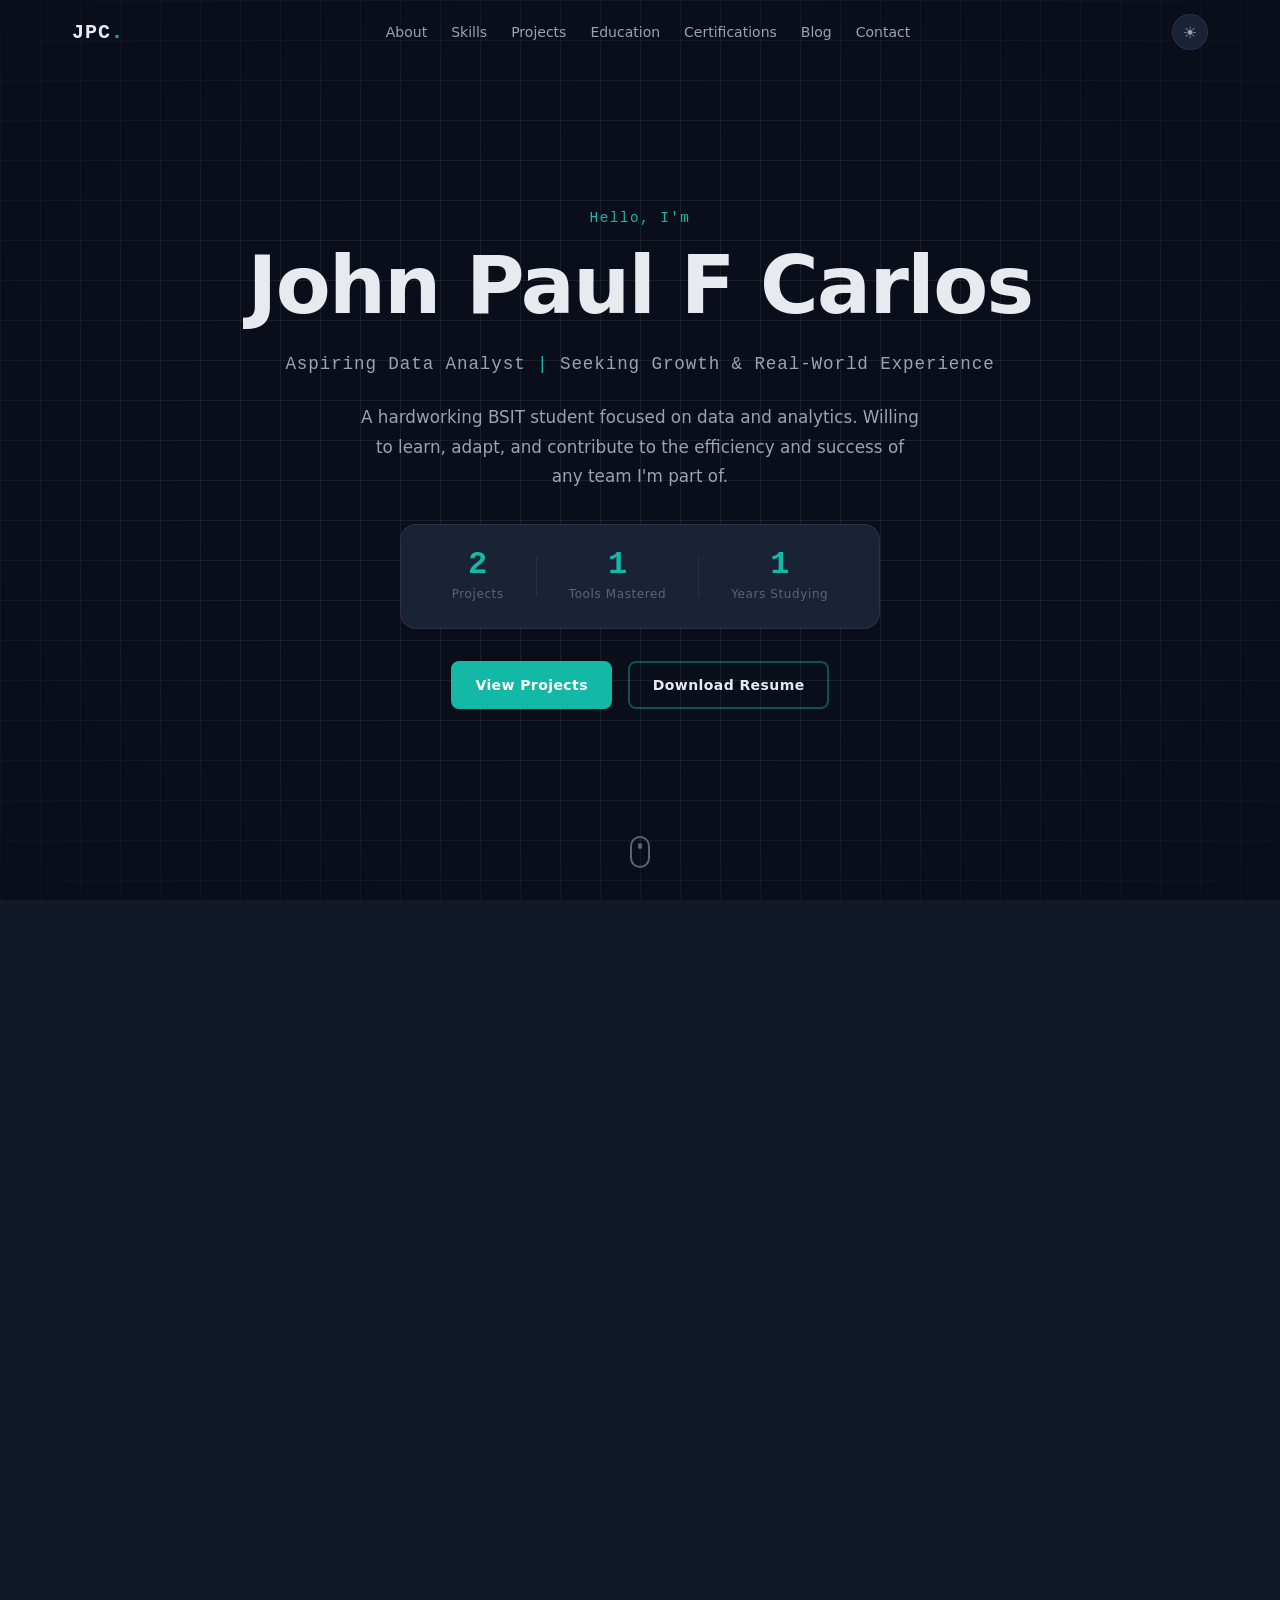
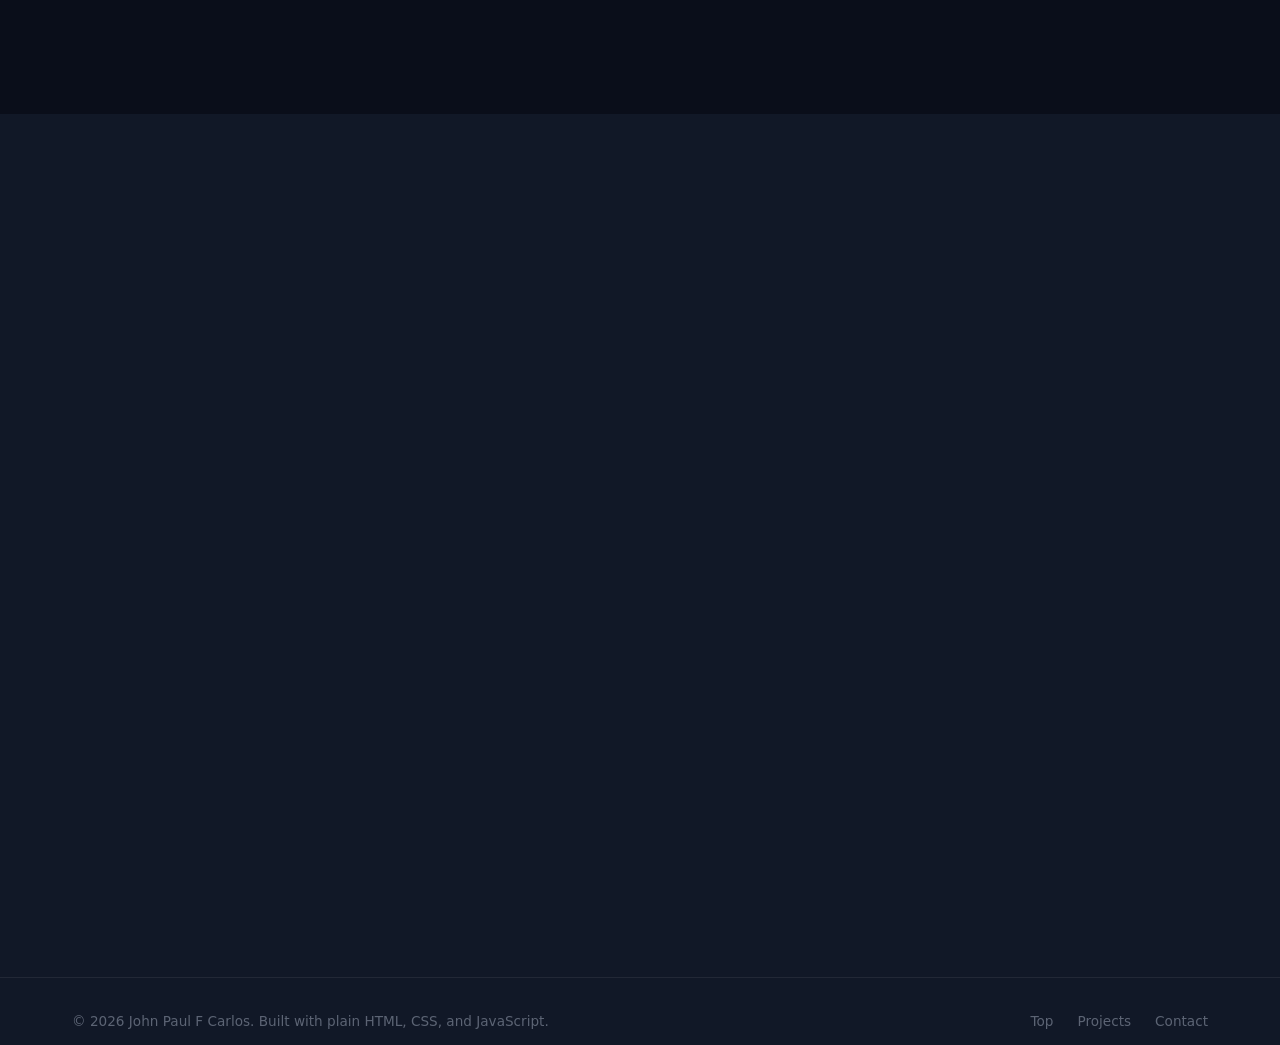
<file: index.html>
<!DOCTYPE html>
<html lang="en" data-theme="dark">
<head>
  <meta charset="UTF-8" />
  <meta name="viewport" content="width=device-width, initial-scale=1.0" />

  <title>John Paul F Carlos | Student Portfolio</title>
  <meta name="description" content="Portfolio John of Paul F Carlos — BSIT student majoring in Data and Business Analytics." />
  <meta name="author" content="John Paul F Carlos" />

  <meta property="og:title" content="John Paul F Carlos | Data Analytics Portfolio" />
  <meta property="og:description" content="Aspiring Data Analyst | BSIT Student" />
  <meta property="og:type" content="website" />
  <meta property="og:url" content="https://github.com/svr-jpcrls/svr-jpcrls.github.io" />

  <meta
    http-equiv="Content-Security-Policy"
    content="
      default-src 'self';
      script-src 'self';
      style-src 'self';
      img-src 'self' data:;
      font-src 'self';
      form-action https://formspree.io;
      connect-src https://formspree.io;
      frame-ancestors 'none';
    "
  />

  <meta http-equiv="X-Content-Type-Options" content="nosniff" />
  <meta name="referrer" content="no-referrer-when-downgrade" />

  <link rel="stylesheet" href="assets/css/style.css" />

</head>
<body>

  <!-- NAVIGATION -->
  <nav class="navbar" id="navbar" role="navigation" aria-label="Main navigation">
    <div class="nav-container">
      <a class="nav-logo" href="#hero">JPC<span class="accent">.</span></a>

      <ul class="nav-links" id="nav-links" role="list">
        <li><a href="#about">About</a></li>
        <li><a href="#skills">Skills</a></li>
        <li><a href="#projects">Projects</a></li>
        <li><a href="#education">Education</a></li>
        <li><a href="#certifications">Certifications</a></li>
        <li><a href="#blog">Blog</a></li>
        <li><a href="#contact">Contact</a></li>
      </ul>

      <div class="nav-controls">
        <button
          class="theme-toggle"
          id="theme-toggle"
          aria-label="Toggle dark and light mode"
          aria-pressed="true"
        >
          <span class="theme-icon" aria-hidden="true">☀</span>
        </button>

        <button
          class="hamburger"
          id="hamburger"
          aria-label="Open navigation menu"
          aria-expanded="false"
          aria-controls="nav-links"
        >
          <span></span>
          <span></span>
          <span></span>
        </button>
      </div>
    </div>
  </nav>

  <main>

    <!-- HERO SECTION -->
    <section class="hero" id="hero" aria-labelledby="hero-heading">
      <div class="hero-bg-grid" aria-hidden="true"></div>

      <div class="hero-content">
        <p class="hero-greeting" aria-hidden="true">Hello, I'm</p>

        <h1 id="hero-heading" class="hero-name">John Paul F Carlos</h1>

        <p class="hero-tagline">
          Aspiring Data Analyst
          <span class="accent">|</span>
          Seeking Growth & Real-World Experience
        </p>

        <p class="hero-bio">
         A hardworking BSIT student focused on data and analytics. Willing to learn, adapt, and contribute to the efficiency and success of any team I'm part of.
        </p>

        <div class="hero-stats" aria-hidden="true">
          <div class="stat-item">
            <span class="stat-num" data-target="12">0</span>
            <span class="stat-label">Projects</span>
          </div>
          <div class="stat-divider"></div>
          <div class="stat-item">
            <span class="stat-num" data-target="5">0</span>
            <span class="stat-label">Tools Mastered</span>
          </div>
          <div class="stat-divider"></div>
          <div class="stat-item">
            <span class="stat-num" data-target="3">0</span>
            <span class="stat-label">Years Studying</span>
          </div>
        </div>

        <div class="hero-cta">
          <a href="#projects" class="btn btn-primary">View Projects</a>
          <a href="assets/resume.pdf" class="btn btn-secondary" download>Download Resume</a>
        </div>
      </div>

      <a href="#about" class="scroll-indicator" aria-label="Scroll to About section">
        <span aria-hidden="true"></span>
      </a>
    </section>


    <!-- ABOUT SECTION -->
    <section class="section about-section" id="about" aria-labelledby="about-heading">
      <div class="container">
        <div class="section-header reveal">
          <span class="section-label">Who I Am</span>
          <h2 id="about-heading">About Me</h2>
        </div>

        <div class="about-grid">
          <div class="about-image reveal">
            <img src="assets/images/profile.png" alt="John Paul F Carlos" class="profile-photo" />
          </div>

          <div class="about-text reveal">
            <p>
            I'm a Bachelor of Science in Information Technology student majoring in Data and Business Analytics at Bulacan State University – Hagonoy Campus. I'm currently in my 4th year, building a foundation in data analysis, visualization, and systems thinking.
            </p>
            <p>
            I enjoy working with data. Cleaning it, organizing it, and turning it into something that actually makes sense to the people who need it. I've worked on academic projects involving Power BI dashboards, front-end development, and data visualization, and I'm always looking for opportunities to apply what I've learned in real settings.
            </p>
            <p>
            My goal is to grow as a Data Analyst. Gaining hands-on experience while contributing to the efficiency and success of the organization I work with.
            </p>

            <div class="about-details">
              <div class="detail-item">
                <span class="detail-label">Degree</span>
                <span class="detail-value">BSIT — Data and Business Analytics</span>
              </div>
              <div class="detail-item">
                <span class="detail-label">School</span>
                <span class="detail-value">Bulacan State University</span>
              </div>
              <div class="detail-item">
                <span class="detail-label">Year Level</span>
                <span class="detail-value">4th year</span>
              </div>
              <div class="detail-item">
                <span class="detail-label">Career Goal</span>
                <span class="detail-value">Data Analyst</span>
              </div>
            </div>
          </div>
        </div>
      </div>
    </section>


    <!-- SKILLS SECTION-->
    <section class="section skills-section" id="skills" aria-labelledby="skills-heading">
      <div class="container">
        <div class="section-header reveal">
          <span class="section-label">What I Work With</span>
          <h2 id="skills-heading">Skills</h2>
        </div>

        <div class="skills-grid">

          <!-- Data Analysis -->
          <div class="skill-category reveal">
            <h3 class="skill-category-title">
              <span class="skill-icon" aria-hidden="true">📊</span>
              Data Analysis
            </h3>
            <ul class="skill-list" role="list">
              <li class="skill-item">
                <span class="skill-name">Microsoft Excel</span>
                <div class="skill-bar" role="progressbar" aria-valuenow="85" aria-valuemin="0" aria-valuemax="100" aria-label="Excel proficiency 85%">
                  <div class="skill-fill" data-width="85"></div>
                </div>
              </li>
              <li class="skill-item">
                <span class="skill-name">R Programming</span>
                <div class="skill-bar" role="progressbar" aria-valuenow="55" aria-valuemin="0" aria-valuemax="100" aria-label="SQL proficiency 75%">
                  <div class="skill-fill" data-width="55"></div>
                </div>
              </li>
              <li class="skill-item">
                <span class="skill-name">Python (Pandas, NumPy)</span>
                <div class="skill-bar" role="progressbar" aria-valuenow="50" aria-valuemin="0" aria-valuemax="100" aria-label="Python proficiency 70%">
                  <div class="skill-fill" data-width="50"></div>
                </div>
              </li>
            </ul>
          </div>

          <!-- Visualization -->
          <div class="skill-category reveal">
            <h3 class="skill-category-title">
              <span class="skill-icon" aria-hidden="true">📈</span>
              Visualization
            </h3>
            <ul class="skill-list" role="list">
              <li class="skill-item">
                <span class="skill-name">Power BI</span>
                <div class="skill-bar" role="progressbar" aria-valuenow="70" aria-valuemin="0" aria-valuemax="100" aria-label="Power BI proficiency 70%">
                  <div class="skill-fill" data-width="70"></div>
                </div>
              </li>
              <li class="skill-item">
                <span class="skill-name">Matplotlib</span>
                <div class="skill-bar" role="progressbar" aria-valuenow="55" aria-valuemin="0" aria-valuemax="100" aria-label="Matplotlib proficiency 65%">
                  <div class="skill-fill" data-width="55"></div>
                </div>
              </li>
            </ul>
          </div>

          <!-- Other Tools -->
          <div class="skill-category reveal">
            <h3 class="skill-category-title">
              <span class="skill-icon" aria-hidden="true">🔧</span>
              Other Tools
            </h3>
            <ul class="skill-list" role="list">
              <li class="skill-item">
                <span class="skill-name">Git / GitHub</span>
                <div class="skill-bar" role="progressbar" aria-valuenow="70" aria-valuemin="0" aria-valuemax="100" aria-label="Git proficiency 70%">
                  <div class="skill-fill" data-width="70"></div>
                </div>
              </li>
              <li class="skill-item">
                <span class="skill-name">HTML / CSS</span>
                <div class="skill-bar" role="progressbar" aria-valuenow="80" aria-valuemin="0" aria-valuemax="100" aria-label="HTML CSS proficiency 80%">
                  <div class="skill-fill" data-width="80"></div>
                </div>
              </li>
              <li class="skill-item">
                <span class="skill-name">Google Sheets</span>
                <div class="skill-bar" role="progressbar" aria-valuenow="80" aria-valuemin="0" aria-valuemax="100" aria-label="Google Sheets proficiency 80%">
                  <div class="skill-fill" data-width="80"></div>
                </div>
              </li>
            </ul>
          </div>

        </div>
      </div>
    </section>


    <!-- PROJECTS SECTION -->
    <section class="section projects-section" id="projects" aria-labelledby="projects-heading">
      <div class="container">
        <div class="section-header reveal">
          <span class="section-label">What I've Built</span>
          <h2 id="projects-heading">Projects</h2>
          <p class="section-subtitle">Academic outputs, case studies, and personal practice work.</p>
        </div>

        <div class="project-filters reveal" role="group" aria-label="Filter projects by category">
          <button class="filter-btn active" data-filter="all">All</button>
          <button class="filter-btn" data-filter="analysis">Analysis</button>
          <button class="filter-btn" data-filter="visualization">Visualization</button>
          <button class="filter-btn" data-filter="sql">Web Developing</button>
        </div>

        <div class="projects-grid" id="projects-grid">

          <!-- PROJECT 2 -->
          <article class="project-card reveal" data-category="sql" aria-labelledby="proj2-title">
            <div class="project-card-header">
              <div class="project-icon" aria-hidden="true">🗄</div>
              <span class="project-category-badge">Web Developing</span>
            </div>
            <div class="project-card-body">
            <h3 id="proj2-title" class="project-title">SKIN SIGHT — Smart Skin Wellness Tracking System</h3>
                <p class="project-description">
                Contributed as Front-End Developer and Documentation lead for a skin wellness and treatment tracking system built for Seydie Aesthetic Salon and Beauty Lounge. Responsible for the user interface and system documentation.
                </p>
                <div class="project-tags" aria-label="Tools used">
                <span class="tag">HTML</span>
                <span class="tag">CSS</span>
                <span class="tag">JavaScript</span>
                </div>
            </div>
            <div class="project-card-footer">
              <a href="https://github.com/svr-jpcrls/SKINSIGHT" class="btn btn-sm btn-outline" target="_blank" rel="noopener noreferrer" aria-label="View Customer Segmentation on GitHub">GitHub</a>
            </div>
          </article>

          <!-- PROJECT 3 -->
          <article class="project-card reveal" data-category="visualization" aria-labelledby="proj3-title">
            <div class="project-card-header">
              <div class="project-icon" aria-hidden="true">📊</div>
              <span class="project-category-badge">Visualization</span>
            </div>
            <div class="project-card-body">
           <h3 id="proj3-title" class="project-title">Quest of Elements — Game Development</h3>
                <p class="project-description">
                A Java-based game developed in NetBeans where players control elemental characters through challenges and stages. Handled front-end, back-end, and documentation for the full development cycle.
                </p>
                <div class="project-tags" aria-label="Tools used">
                <span class="tag">Figma</span>
                <span class="tag">Java</span>
                <span class="tag">Canva</span>
                </div>
            </div>
            <div class="project-card-footer">
              <a href="https://github.com/svr-jpcrls/quest-of-elements" class="btn btn-sm btn-outline" target="_blank" rel="noopener noreferrer" aria-label="View Quest of Elements on GitHub">GitHub</a>
            </div>
          </article>

                    <!-- PROJECT 3 -->
          <article class="project-card reveal" data-category="visualization" aria-labelledby="proj3-title">
            <div class="project-card-header">
              <div class="project-icon" aria-hidden="true">📊</div>
              <span class="project-category-badge">Monitoring</span>
            </div>
            <div class="project-card-body">
           <h3 id="proj3-title" class="project-title">Barangay Rabies Monitoring System</h3>
                <p class="project-description">
                A system built using C++ programming language for tracking animal vaccination records, generating vaccination status reports, and maintaining a cat and dog census count for a barangay veterinary office.
                <div class="project-tags" aria-label="Tools used">
                <span class="tag">c++ Programming Language</span>
                </div>
            </div>
            <div class="project-card-footer">
              <a href="https://github.com/svr-jpcrls/barangay-rabies-monitoring" class="btn btn-sm btn-outline" target="_blank" rel="noopener noreferrer" aria-label="View Barangay Rabies Monitoring System on GitHub">GitHub</a>
            </div>
          </article>


        </div>
      </div>
    </section>


    <!-- EDUCATION SECTION -->
    <section class="section education-section" id="education" aria-labelledby="education-heading">
      <div class="container">
        <div class="section-header reveal">
          <span class="section-label">Academic Background</span>
          <h2 id="education-heading">Education</h2>
        </div>

        <div class="education-timeline">

          <div class="edu-card reveal" aria-label="Education entry">
            <div class="edu-icon" aria-hidden="true">🎓</div>
            <div class="edu-content">
              <div class="edu-header">
                <h3 class="edu-degree">Bachelor of Science in Information Technology — Data and Business Analytics</h3>
                <span class="edu-school">Bulacan State University-Hagonoy Campus</span>
              </div>
              <span class="edu-year">2023 – Present</span>

              <div class="edu-details">
                <h4 class="edu-details-label">Relevant Coursework</h4>
                <ul class="coursework-list" role="list">
                  <li>Systems Integration and Architecture</li>
                  <li>System Analysis and Design</li>
                  <li>System Administration and Maintenance</li>
                  <li>Computer Programming</li>
                  <li>System Thinking in Analytics</li>
                  <li>Analytics Application</li>
                  <li>Analytics Tools and Techniques</li>
                  <li>Fundamental of Enterprise Data Management</li>
                  <li>Analytics Modelling </li>
                  <li>Object Oriented Programming </li>
                  <li>Information Management </li>
                  <li>Data Structure & Algorithm </li>
                </ul>


              </div>
            </div>
          </div>
        </div>
      </div>
    </section>


    <!-- CERTIFICATE ACQUIRED -->
    <section class="section certifications-section" id="certifications" aria-labelledby="certs-heading">
      <div class="container">
        <div class="section-header reveal">
          <span class="section-label">Credentials</span>
          <h2 id="certs-heading">Certifications</h2>
        </div>

        <div class="certs-grid">

          <!-- EARNED CERTIFICATE -->
          <div class="cert-card reveal" aria-label="Certificate">
            <div class="cert-status earned" aria-label="Earned">✓</div>
            <div class="cert-body">
              <h3 class="cert-name">Entrepreneurship Training Program</h3>
              <span class="cert-issuer">Ignite Philippines / Wadhwani Foundation</span>
              <span class="cert-date">March 2026</span>              
              <a href="assets/ignitecert.pdf" class="cert-link" target="_blank" rel="noopener noreferrer">View Credential</a>
            </div>

          </div>
            <div class="cert-card reveal" aria-label="Certificate">
            <div class="cert-status earned" aria-label="Earned">✓</div>
            <div class="cert-body">
              <h3 class="cert-name">From Prompt to Production: Building Real AI Applications</h3>
              <span class="cert-issuer">Bulacan State University-Hagonoy Campus</span>
              <span class="cert-date">March 2026</span>              
              <a href="assets/prompt-to-production-cert.pdf" class="cert-link" target="_blank" rel="noopener noreferrer">View Credential</a>
            </div>
          </div>

          <!-- PLANNED CERTIFICATE — Google Data Analytics -->
          <div class="cert-card cert-planned reveal" aria-label="Planned certification">
            <div class="cert-status planned" aria-label="In progress">→</div>
            <div class="cert-body">
              <h3 class="cert-name">Google Data Analytics Certificate</h3>
              <span class="cert-issuer">Google / Coursera</span>
              <span class="cert-date">Planned</span>
            </div>
          </div>

          <!-- PLANNED CERTIFICATE — Microsoft Power BI -->
          <div class="cert-card cert-planned reveal" aria-label="Planned certification">
            <div class="cert-status planned" aria-label="Planned">→</div>
            <div class="cert-body">
              <h3 class="cert-name">Microsoft PL-300 — Power BI Data Analyst</h3>
              <span class="cert-issuer">Microsoft</span>
              <span class="cert-date">Planned</span>
            </div>
          </div>

        </div>
      </div>
    </section>


    <!-- BLOG SECTION -->
    <section class="section blog-section" id="blog" aria-labelledby="blog-heading">
      <div class="container">
        <div class="section-header reveal">
          <span class="section-label">Writing</span>
          <h2 id="blog-heading">Blog</h2>
          <p class="section-subtitle">Notes on data, tools, and what I'm learning.</p>
        </div>

        <div class="blog-grid">

          <article class="blog-card reveal" aria-labelledby="post1-title">
            <span class="blog-date">November 2025</span>
            <h3 id="post1-title" class="blog-title">
              <a href="blog/post-1.html">What a Cybersecurity Seminar Taught Me </a>
            </h3>

            <p class="blog-excerpt">It was eye-opening because we spend so much time in school learning how to build systems, but rarely talk about how to protect them.</p>
            <a href="blog/post-1.html" class="blog-read-more" aria-label="Read more of your first post">Read more →</a>
          </article>

          <article class="blog-card reveal" aria-labelledby="post2-title">
            <span class="blog-date">March 2026</span>
            <h3 id="post2-title" class="blog-title">
              <a href="blog/post-2.html">From Prompt to Production: Building Real AI Applications for Production</a>
            </h3>
            <p class="blog-excerpt">
               A BulSU alumnus reminded me that AI won't replace developers — it will empower those who know how to use it. Here's what I took away from the seminar.
            </p>
            <a href="blog/post-2.html" class="blog-read-more" aria-label="Read more of your second post">Read more →</a>
          </article>

          <article class="blog-card reveal" aria-labelledby="post3-title">
            <span class="blog-date">2026</span>
            <h3 id="post3-title" class="blog-title">
                <a href="blog/post-3.html">What an Entrepreneurship Program Taught an IT Student</a>
            </h3>
            <p class="blog-excerpt">
                I didn't expect an entrepreneurship course to feel relevant to data analytics — but working through business models and financial planning changed how I think about the work.
            </p>
            <a href="blog/post-3.html" class="blog-read-more" aria-label="Read post three">Read more →</a>
            </article>

        </div>

        <div class="blog-cta reveal">
          <a href="blog/" class="btn btn-outline">View All Posts</a>
        </div>
      </div>
    </section>


    <!-- CONTACT -->
    <section class="section contact-section" id="contact" aria-labelledby="contact-heading">
      <div class="container">
        <div class="section-header reveal">
          <span class="section-label">Get In Touch</span>
          <h2 id="contact-heading">Contact</h2>
          <p class="section-subtitle">Open to academic collaborations, internship opportunities, and data project discussions.</p>
        </div>

        <div class="contact-grid">

          <div class="contact-links reveal">
            <h3 class="contact-links-title">Find me on</h3>
            <ul class="social-links" role="list">
              <li>
                <a
                  href="https://www.linkedin.com/in/carlosjohnpaulf"
                  class="social-link"
                  target="_blank"
                  rel="noopener noreferrer"
                  aria-label="Visit my LinkedIn profile"
                >
                  <span class="social-icon" aria-hidden="true">
                    <svg xmlns="http://www.w3.org/2000/svg" width="20" height="20" viewBox="0 0 24 24" fill="currentColor" aria-hidden="true" focusable="false">
                      <path d="M20.447 20.452h-3.554v-5.569c0-1.328-.027-3.037-1.852-3.037-1.853 0-2.136 1.445-2.136 2.939v5.667H9.351V9h3.414v1.561h.046c.477-.9 1.637-1.85 3.37-1.85 3.601 0 4.267 2.37 4.267 5.455v6.286zM5.337 7.433c-1.144 0-2.063-.926-2.063-2.065 0-1.138.92-2.063 2.063-2.063 1.14 0 2.064.925 2.064 2.063 0 1.139-.925 2.065-2.064 2.065zm1.782 13.019H3.555V9h3.564v11.452zM22.225 0H1.771C.792 0 0 .774 0 1.729v20.542C0 23.227.792 24 1.771 24h20.451C23.2 24 24 23.227 24 22.271V1.729C24 .774 23.2 0 22.222 0h.003z"/>
                    </svg>
                  </span>
                  LinkedIn
                </a>
              </li>
              <li>
                <a
                  href="https://github.com/svr-jpcrls"
                  class="social-link"
                  target="_blank"
                  rel="noopener noreferrer"
                  aria-label="Visit my GitHub profile"
                >
                  <span class="social-icon" aria-hidden="true">
                    <svg xmlns="http://www.w3.org/2000/svg" width="20" height="20" viewBox="0 0 24 24" fill="currentColor" aria-hidden="true" focusable="false">
                      <path d="M12 .297c-6.63 0-12 5.373-12 12 0 5.303 3.438 9.8 8.205 11.385.6.113.82-.258.82-.577 0-.285-.01-1.04-.015-2.04-3.338.724-4.042-1.61-4.042-1.61C4.422 18.07 3.633 17.7 3.633 17.7c-1.087-.744.084-.729.084-.729 1.205.084 1.838 1.236 1.838 1.236 1.07 1.835 2.809 1.305 3.495.998.108-.776.417-1.305.76-1.605-2.665-.3-5.466-1.332-5.466-5.93 0-1.31.465-2.38 1.235-3.22-.135-.303-.54-1.523.105-3.176 0 0 1.005-.322 3.3 1.23.96-.267 1.98-.399 3-.405 1.02.006 2.04.138 3 .405 2.28-1.552 3.285-1.23 3.285-1.23.645 1.653.24 2.873.12 3.176.765.84 1.23 1.91 1.23 3.22 0 4.61-2.805 5.625-5.475 5.92.42.36.81 1.096.81 2.22 0 1.606-.015 2.896-.015 3.286 0 .315.21.69.825.57C20.565 22.092 24 17.592 24 12.297c0-6.627-5.373-12-12-12"/>
                    </svg>
                  </span>
                  GitHub
                </a>
              </li>
            </ul>
          </div>

          <div class="contact-form-wrap reveal">
            <form
              id="contact-form"
              action="https://formspree.io/f/mqpprlpo"
              method="POST"
              novalidate
              aria-label="Contact form"
            >
              <input type="hidden" name="_subject" value="New message from your portfolio" />
              <input type="text" name="_gotcha" class="visually-hidden" tabindex="-1" autocomplete="off" aria-hidden="true" />

              <div class="form-group">
                <label for="contact-name">Name</label>
                <input
                  type="text"
                  id="contact-name"
                  name="name"
                  placeholder="Your name"
                  required
                  autocomplete="name"
                  aria-required="true"
                />
                <span class="form-error" id="name-error" role="alert" aria-live="polite"></span>
              </div>

              <div class="form-group">
                <label for="contact-email">Email</label>
                <input
                  type="email"
                  id="contact-email"
                  name="email"
                  placeholder="your@email.com"
                  required
                  autocomplete="email"
                  aria-required="true"
                />
                <span class="form-error" id="email-error" role="alert" aria-live="polite"></span>
              </div>

              <div class="form-group">
                <label for="contact-message">Message</label>
                <textarea
                  id="contact-message"
                  name="message"
                  rows="5"
                  placeholder="What would you like to discuss?"
                  required
                  aria-required="true"
                ></textarea>
                <span class="form-error" id="message-error" role="alert" aria-live="polite"></span>
              </div>

              <button type="submit" class="btn btn-primary btn-full" id="submit-btn">
                <span class="btn-text">Send Message</span>
                <span class="btn-loading" aria-hidden="true" hidden>Sending…</span>
              </button>

              <p class="form-status" id="form-status" role="status" aria-live="polite"></p>
            </form>
          </div>

        </div>
      </div>
    </section>

  </main>


  <!-- FOOTER -->
  <footer class="footer" role="contentinfo">
    <div class="container">
      <div class="footer-content">
        <p class="footer-copy">
          &copy; <span id="footer-year"></span> John Paul F Carlos. Built with plain HTML, CSS, and JavaScript.
        </p>
        <nav class="footer-nav" aria-label="Footer navigation">
          <a href="#hero">Top</a>
          <a href="#projects">Projects</a>
          <a href="#contact">Contact</a>
        </nav>
      </div>
    </div>
  </footer>

  <script src="assets/js/main.js"></script>

</body>
</html>
</file>
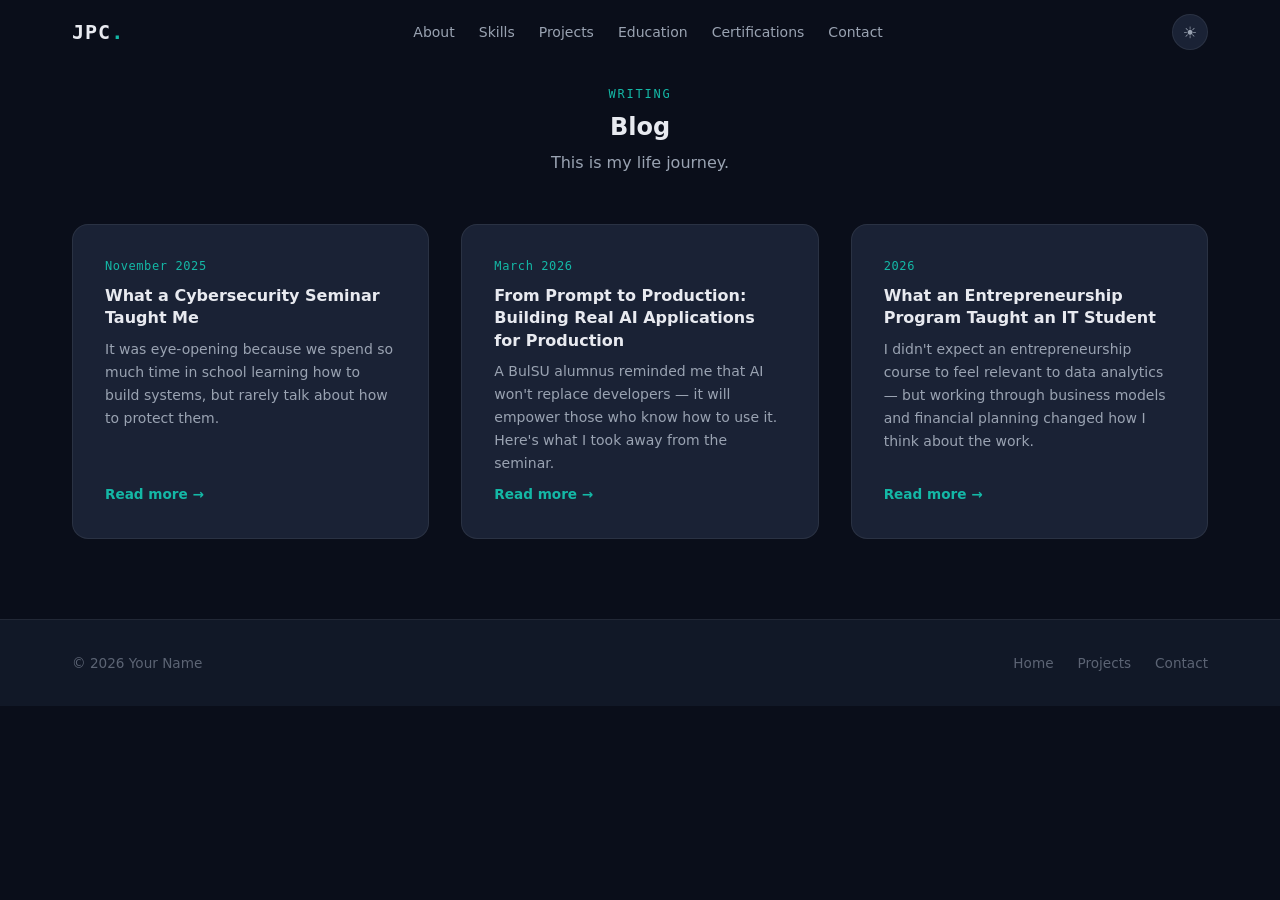
<file: blog/index.html>
<!DOCTYPE html>
<html lang="en" data-theme="dark">
<head>
  <meta charset="UTF-8" />
  <meta name="viewport" content="width=device-width, initial-scale=1.0" />

  <title>Blog | John Paul F Carlos</title>
  <meta name="description" content="Notes on data analytics, tools, and what I'm learning — by Your Name." />

  <meta
    http-equiv="Content-Security-Policy"
    content="
      default-src 'self';
      script-src 'self';
      style-src 'self';
      img-src 'self' data:;
      font-src 'self';
      frame-ancestors 'none';
    "
  />

  <link rel="stylesheet" href="../assets/css/style.css" />
</head>
<body>

  <nav class="navbar" id="navbar" role="navigation" aria-label="Main navigation">
    <div class="nav-container">

      <a class="nav-logo" href="../index.html">JPC<span class="accent">.</span></a>
      <ul class="nav-links" id="nav-links" role="list">
        <li><a href="../index.html#about">About</a></li>
        <li><a href="../index.html#skills">Skills</a></li>
        <li><a href="../index.html#projects">Projects</a></li>
        <li><a href="../index.html#education">Education</a></li>
        <li><a href="../index.html#certifications">Certifications</a></li>
        <li><a href="../index.html#contact">Contact</a></li>
    
      </ul>
      <div class="nav-controls">
        <button class="theme-toggle" id="theme-toggle" aria-label="Toggle dark and light mode" aria-pressed="true">
          <span class="theme-icon" aria-hidden="true">☀</span>
        </button>
        <button class="hamburger" id="hamburger" aria-label="Open navigation menu" aria-expanded="false" aria-controls="nav-links">
          <span></span><span></span><span></span>
        </button>
      </div>
    </div>
  </nav>

  <main>
    <section class="section" style="padding-top: calc(var(--nav-height) + var(--space-3xl));" aria-labelledby="blog-index-heading">
      <div class="container">

        <div class="section-header reveal">
          <span class="section-label">WRITING</span>
          <h1 id="blog-index-heading">Blog</h1>
          <p class="section-subtitle">This is my life journey.</p>
        </div>

        <div class="blog-grid">

          <!--
            TODO: Add a card here for each blog post you write.
            Create the post as a separate .html file (e.g., post-1.html)
            and update the href to match the filename.
          -->

          <article class="blog-card reveal" aria-labelledby="post1-title">
            <span class="blog-date">November 2025</span>
            <h3 id="post1-title" class="blog-title">
              <a href="post-1.html">What a Cybersecurity Seminar Taught Me </a>
            </h3>

            <p class="blog-excerpt">It was eye-opening because we spend so much time in school learning how to build systems, but rarely talk about how to protect them.</p>
            <a href="post-1.html" class="blog-read-more" aria-label="Read more of your first post">Read more →</a>
          </article>

          <article class="blog-card reveal" aria-labelledby="post2-title">
            <span class="blog-date">March 2026</span>
            <h3 id="post2-title" class="blog-title">
              <a href="post-2.html">From Prompt to Production: Building Real AI Applications for Production</a>
            </h3>
            <p class="blog-excerpt">
               A BulSU alumnus reminded me that AI won't replace developers — it will empower those who know how to use it. Here's what I took away from the seminar.
            </p>
            <a href="post-2.html" class="blog-read-more" aria-label="Read more of your second post">Read more →</a>
          </article>

        
          <article class="blog-card reveal" aria-labelledby="post3-title">
            <span class="blog-date">2026</span>
            <h3 id="post3-title" class="blog-title">
                <a href="post-3.html">What an Entrepreneurship Program Taught an IT Student</a>
            </h3>
            <p class="blog-excerpt">
                I didn't expect an entrepreneurship course to feel relevant to data analytics — but working through business models and financial planning changed how I think about the work.
            </p>
            <a href="post-3.html" class="blog-read-more" aria-label="Read post three">Read more →</a>
            </article>

        </div>

      </div>
    </section>
  </main>

  <footer class="footer" role="contentinfo">
    <div class="container">
      <div class="footer-content">
        <!-- TODO: Replace "Your Name" -->
        <p class="footer-copy">&copy; <span id="footer-year"></span> Your Name</p>
        <nav class="footer-nav" aria-label="Footer navigation">
          <a href="../index.html">Home</a>
          <a href="../index.html#projects">Projects</a>
          <a href="../index.html#contact">Contact</a>
        </nav>
      </div>
    </div>
  </footer>

  <script src="../assets/js/main.js"></script>
</body>
</html>
</file>
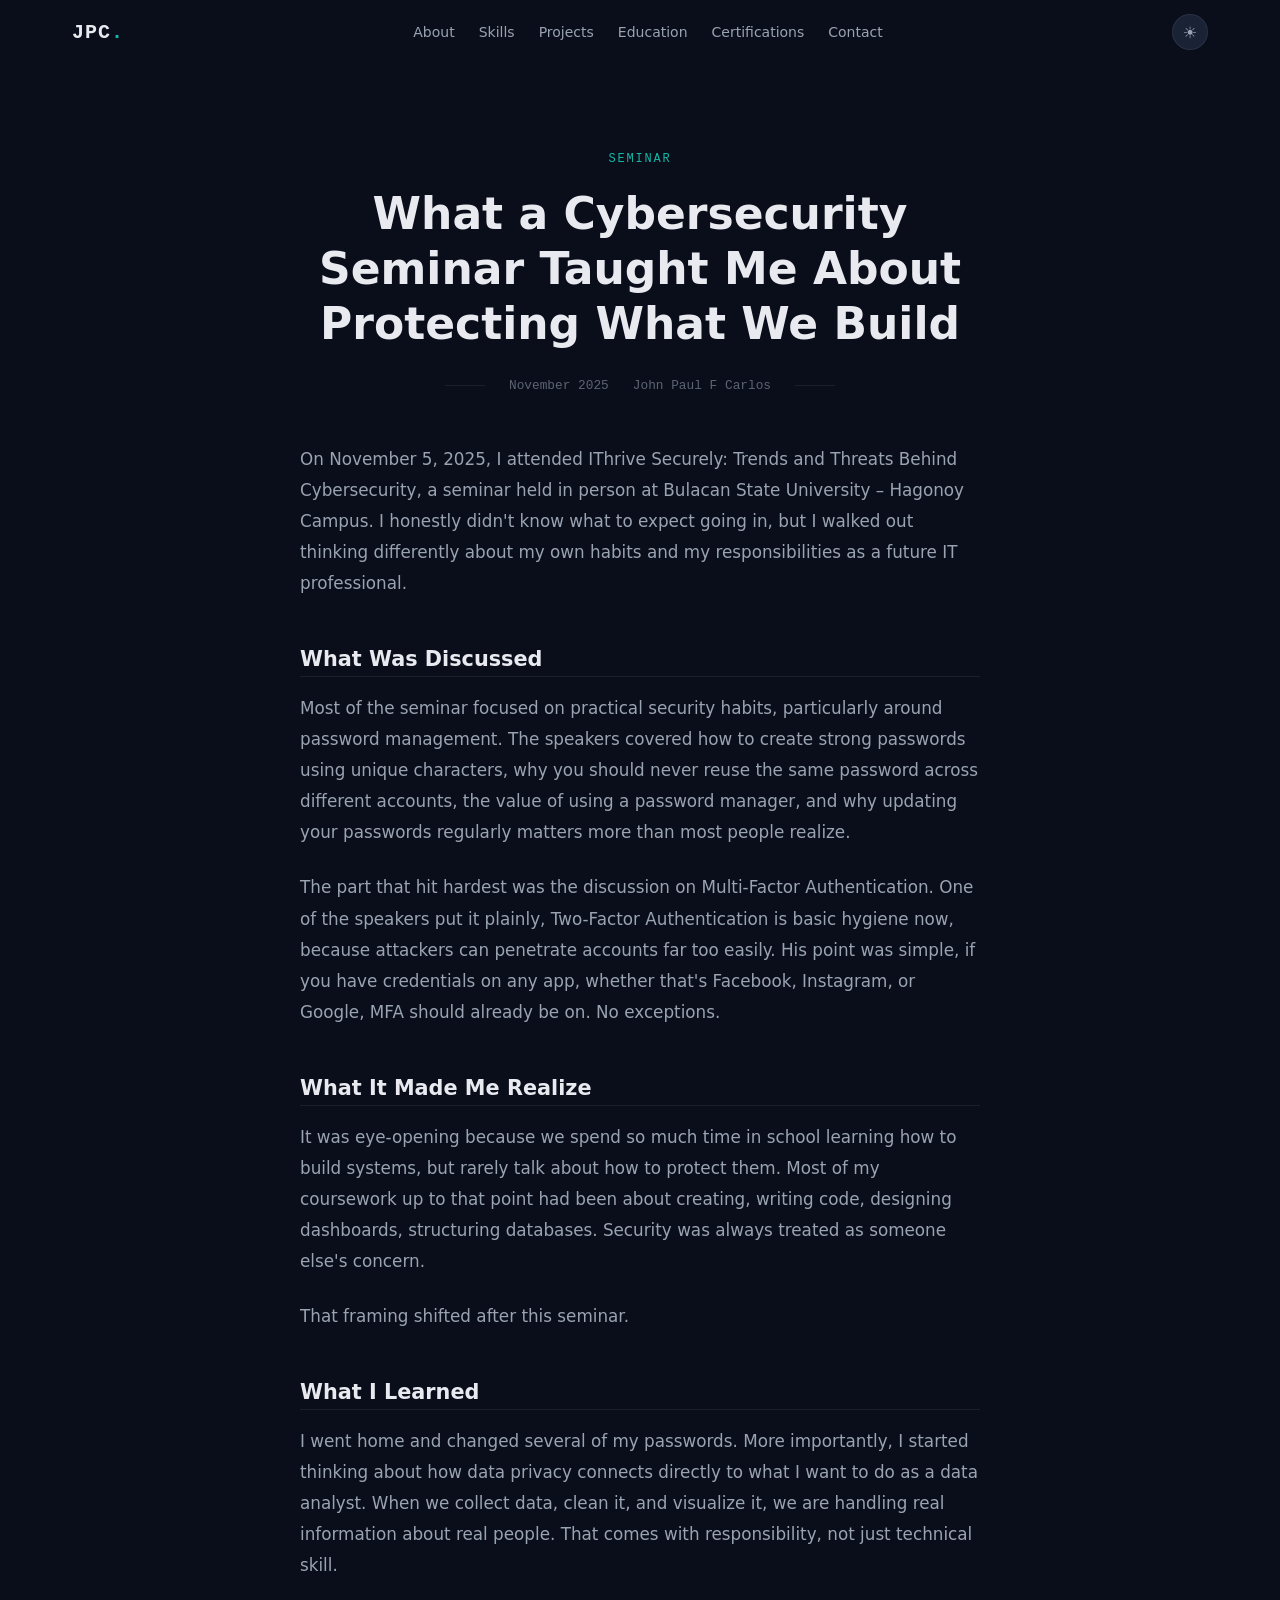
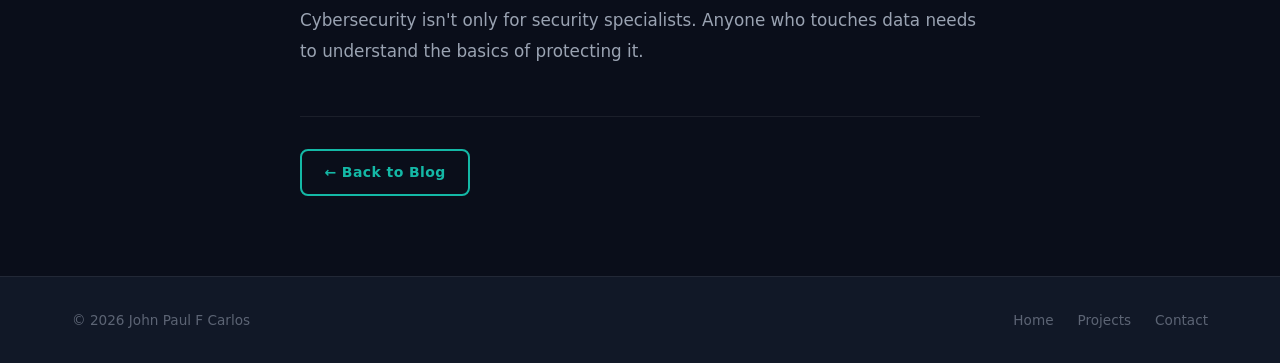
<file: blog/post-1.html>
<!DOCTYPE html>
<html lang="en" data-theme="dark">
<head>
  <meta charset="UTF-8" />
  <meta name="viewport" content="width=device-width, initial-scale=1.0" />

  <title>What a Cybersecurity Seminar Taught Me | John Paul F Carlos</title>
  <meta name="description" content="A short one-sentence summary of what this post is about." />

  <meta
    http-equiv="Content-Security-Policy"
    content="
      default-src 'self';
      script-src 'self';
      style-src 'self';
      img-src 'self' data:;
      font-src 'self';
      frame-ancestors 'none';
    "
  />

  <link rel="stylesheet" href="../assets/css/style.css" />
  <link rel="stylesheet" href="../assets/css/post.css" />
</head>
<body>

  <nav class="navbar" id="navbar" role="navigation" aria-label="Main navigation">
    <div class="nav-container">
      <a class="nav-logo" href="../index.html">JPC<span class="accent">.</span></a>
      <ul class="nav-links" id="nav-links" role="list">
        
        <li><a href="../index.html#about">About</a></li>
        <li><a href="../index.html#skills">Skills</a></li>
        <li><a href="../index.html#projects">Projects</a></li>
        <li><a href="../index.html#education">Education</a></li>
        <li><a href="../index.html#certifications">Certifications</a></li>
        <li><a href="../index.html#contact">Contact</a></li>

      </ul>
      <div class="nav-controls">
        <button class="theme-toggle" id="theme-toggle" aria-label="Toggle dark and light mode" aria-pressed="true">
          <span class="theme-icon" aria-hidden="true">☀</span>
        </button>
        <button class="hamburger" id="hamburger" aria-label="Open navigation menu" aria-expanded="false" aria-controls="nav-links">
          <span></span><span></span><span></span>
        </button>
      </div>
    </div>
  </nav>

  <main>
    <article class="post-container" aria-labelledby="post-title">
      <div class="container">


        <header class="post-header">
          <span class="section-label">Seminar</span>

          <h1 id="post-title" class="post-title">What a Cybersecurity Seminar Taught Me About Protecting What We Build</h1>

          <div class="post-meta">
            <span class="post-date">November 2025</span>
            <span class="post-author">John Paul F Carlos</span>
          </div>
        </header>


        <div class="post-body">

        <p>
          On November 5, 2025, I attended IThrive Securely: Trends and Threats Behind Cybersecurity, a seminar held in person at Bulacan State University – Hagonoy Campus. I honestly didn't know what to expect going in, but I walked out thinking differently about my own habits and my responsibilities as a future IT professional.
        </p>

        <h2>What Was Discussed</h2>

        <p>
          Most of the seminar focused on practical security habits, particularly around password management. The speakers covered how to create strong passwords using unique characters, why you should never reuse the same password across different accounts, the value of using a password manager, and why updating your passwords regularly matters more than most people realize.
        </p>

        <p>
          The part that hit hardest was the discussion on Multi-Factor Authentication. One of the speakers put it plainly, Two-Factor Authentication is basic hygiene now, because attackers can penetrate accounts far too easily. His point was simple, if you have credentials on any app, whether that's Facebook, Instagram, or Google, MFA should already be on. No exceptions.
        </p>

        <h2>What It Made Me Realize</h2>

        <p>
          It was eye-opening because we spend so much time in school learning how to build systems, but rarely talk about how to protect them. Most of my coursework up to that point had been about creating, writing code, designing dashboards, structuring databases. Security was always treated as someone else's concern.
        </p>

        <p>
          That framing shifted after this seminar.
        </p>

        <h2>What I Learned</h2>

        <p>
          I went home and changed several of my passwords. More importantly, I started thinking about how data privacy connects directly to what I want to do as a data analyst. When we collect data, clean it, and visualize it, we are handling real information about real people. That comes with responsibility, not just technical skill.
        </p>

        <p>
          Cybersecurity isn't only for security specialists. Anyone who touches data needs to understand the basics of protecting it.
        </p>

        </div>

        
        <div class="post-footer">
          <a href="index.html" class="btn btn-outline">← Back to Blog</a>
        </div>

      </div>
    </article>
  </main>

  <footer class="footer" role="contentinfo">
    <div class="container">
      <div class="footer-content">
        <p class="footer-copy">&copy; <span id="footer-year"></span> John Paul F Carlos</p>
        <nav class="footer-nav" aria-label="Footer navigation">
          <a href="../index.html">Home</a>
          <a href="../index.html#projects">Projects</a>
          <a href="../index.html#contact">Contact</a>
        </nav>
      </div>
    </div>
  </footer>

  <script src="../assets/js/main.js"></script>
</body>
</html>
</file>
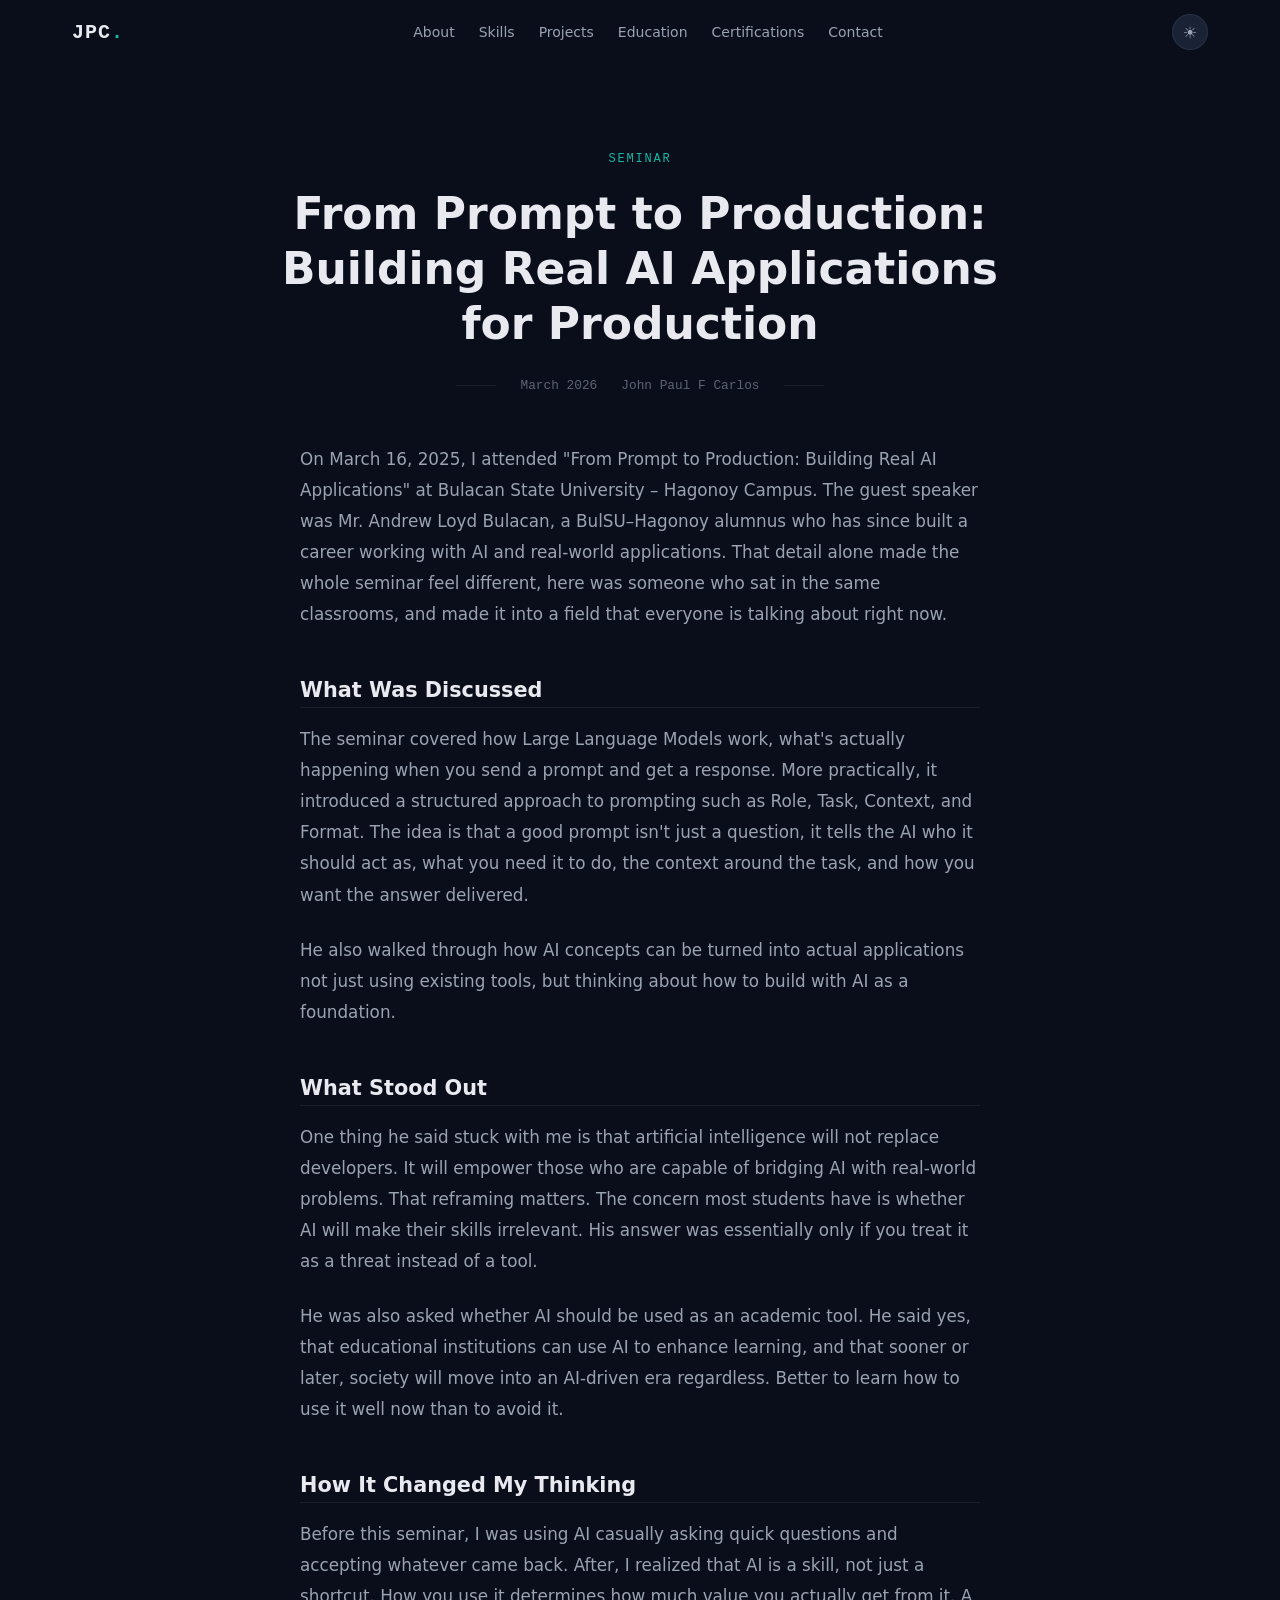
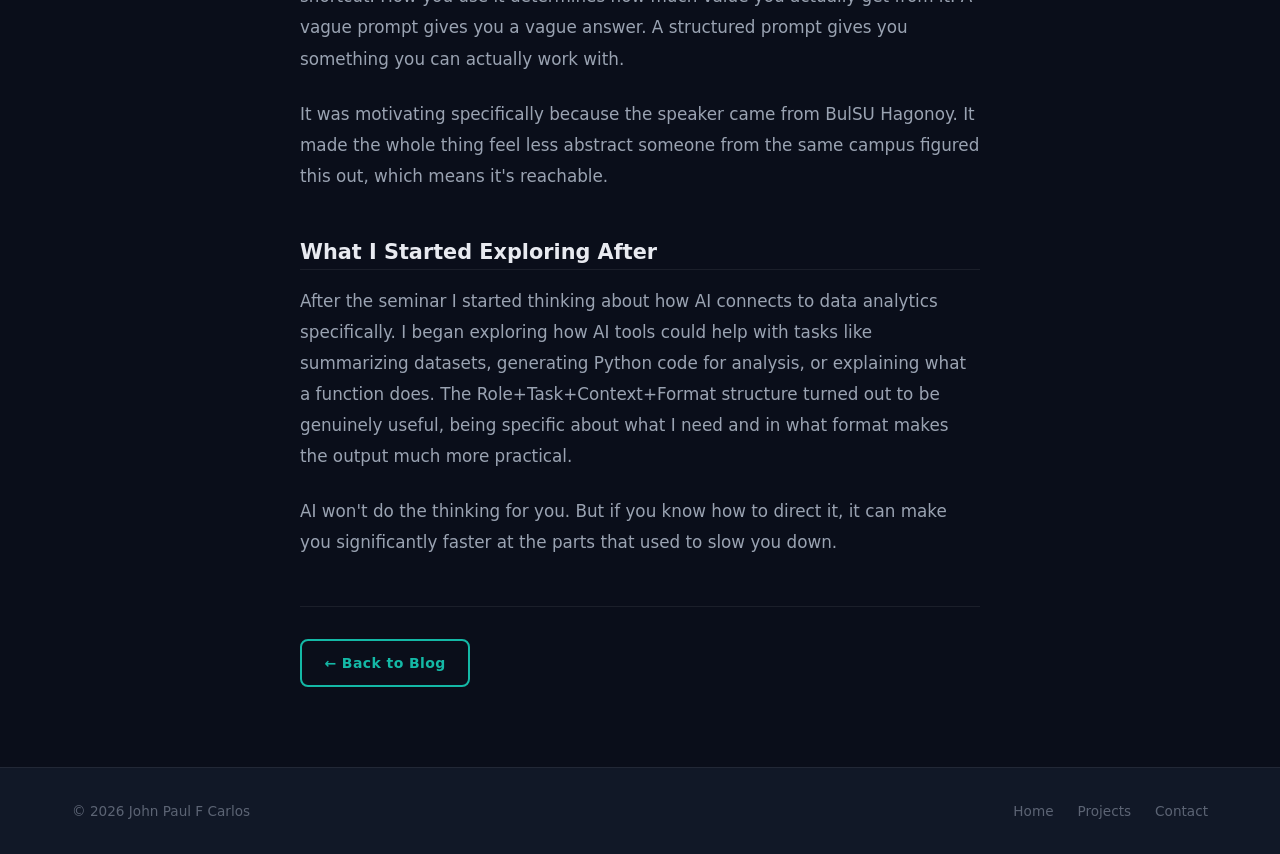
<file: blog/post-2.html>
<!DOCTYPE html>
<html lang="en" data-theme="dark">
<head>
  <meta charset="UTF-8" />
  <meta name="viewport" content="width=device-width, initial-scale=1.0" />

  <title>From Prompt to Production | John Paul F Carlos</title>
  <meta name="description" content="A short one-sentence summary of what this post is about." />

  <meta
    http-equiv="Content-Security-Policy"
    content="
      default-src 'self';
      script-src 'self';
      style-src 'self';
      img-src 'self' data:;
      font-src 'self';
      frame-ancestors 'none';
    "
  />

  <link rel="stylesheet" href="../assets/css/style.css" />
  <link rel="stylesheet" href="../assets/css/post.css" />
</head>
<body>

  <nav class="navbar" id="navbar" role="navigation" aria-label="Main navigation">
    <div class="nav-container">
      <a class="nav-logo" href="../index.html">JPC<span class="accent">.</span></a>
      <ul class="nav-links" id="nav-links" role="list">
        <li><a href="../index.html#about">About</a></li>
        <li><a href="../index.html#skills">Skills</a></li>
        <li><a href="../index.html#projects">Projects</a></li>
        <li><a href="../index.html#education">Education</a></li>
        <li><a href="../index.html#certifications">Certifications</a></li>
        <li><a href="../index.html#contact">Contact</a></li>
      </ul>
      <div class="nav-controls">
        <button class="theme-toggle" id="theme-toggle" aria-label="Toggle dark and light mode" aria-pressed="true">
          <span class="theme-icon" aria-hidden="true">☀</span>
        </button>
        <button class="hamburger" id="hamburger" aria-label="Open navigation menu" aria-expanded="false" aria-controls="nav-links">
          <span></span><span></span><span></span>
        </button>
      </div>
    </div>
  </nav>

  <main>
    <article class="post-container" aria-labelledby="post-title">
      <div class="container">

        <header class="post-header">
          <span class="section-label">Seminar</span>

          <h1 id="post-title" class="post-title">From Prompt to Production: Building Real AI Applications for Production</h1>

          <div class="post-meta">
            <span class="post-date">March 2026</span>
            <span class="post-author">John Paul F Carlos</span>
          </div>
        </header>

        <div class="post-body">

       <p>
          On March 16, 2025, I attended "From Prompt to Production: Building Real AI Applications" at Bulacan State University – Hagonoy Campus. The guest speaker was Mr. Andrew Loyd Bulacan, a BulSU–Hagonoy alumnus who has since built a career working with AI and real-world applications. That detail alone made the whole seminar feel different, here was someone who sat in the same classrooms, and made it into a field that everyone is talking about right now.
        </p>

        <h2>What Was Discussed</h2>

        <p>
          The seminar covered how Large Language Models work, what's actually happening when you send a prompt and get a response. More practically, it introduced a structured approach to prompting such as Role, Task, Context, and Format. The idea is that a good prompt isn't just a question, it tells the AI who it should act as, what you need it to do, the context around the task, and how you want the answer delivered.
        </p>

        <p>
          He also walked through how AI concepts can be turned into actual applications not just using existing tools, but thinking about how to build with AI as a foundation.
        </p>

        <h2>What Stood Out</h2>

        <p>
          One thing he said stuck with me is that artificial intelligence will not replace developers. It will empower those who are capable of bridging AI with real-world problems. That reframing matters. The concern most students have is whether AI will make their skills irrelevant. His answer was essentially only if you treat it as a threat instead of a tool.
        </p>

        <p>
          He was also asked whether AI should be used as an academic tool. He said yes, that educational institutions can use AI to enhance learning, and that sooner or later, society will move into an AI-driven era regardless. Better to learn how to use it well now than to avoid it.
        </p>

        <h2>How It Changed My Thinking</h2>

        <p>
          Before this seminar, I was using AI casually asking quick questions and accepting whatever came back. After, I realized that AI is a skill, not just a shortcut. How you use it determines how much value you actually get from it. A vague prompt gives you a vague answer. A structured prompt gives you something you can actually work with.
        </p>

        <p>
          It was motivating specifically because the speaker came from BulSU Hagonoy. It made the whole thing feel less abstract someone from the same campus figured this out, which means it's reachable.
        </p>

        <h2>What I Started Exploring After</h2>

        <p>
          After the seminar I started thinking about how AI connects to data analytics specifically. I began exploring how AI tools could help with tasks like summarizing datasets, generating Python code for analysis, or explaining what a function does. The Role+Task+Context+Format structure turned out to be genuinely useful, being specific about what I need and in what format makes the output much more practical.
        </p>

        <p>
          AI won't do the thinking for you. But if you know how to direct it, it can make you significantly faster at the parts that used to slow you down.
        </p>
        </div>

        <div class="post-footer">
          <a href="index.html" class="btn btn-outline">← Back to Blog</a>
        </div>

      </div>
    </article>
  </main>

  <footer class="footer" role="contentinfo">
    <div class="container">
      <div class="footer-content">
        <p class="footer-copy">&copy; <span id="footer-year"></span> John Paul F Carlos</p>
        <nav class="footer-nav" aria-label="Footer navigation">
          <a href="../index.html">Home</a>
          <a href="../index.html#projects">Projects</a>
          <a href="../index.html#contact">Contact</a>
        </nav>
      </div>
    </div>
  </footer>

  <script src="../assets/js/main.js"></script>
</body>
</html>
</file>
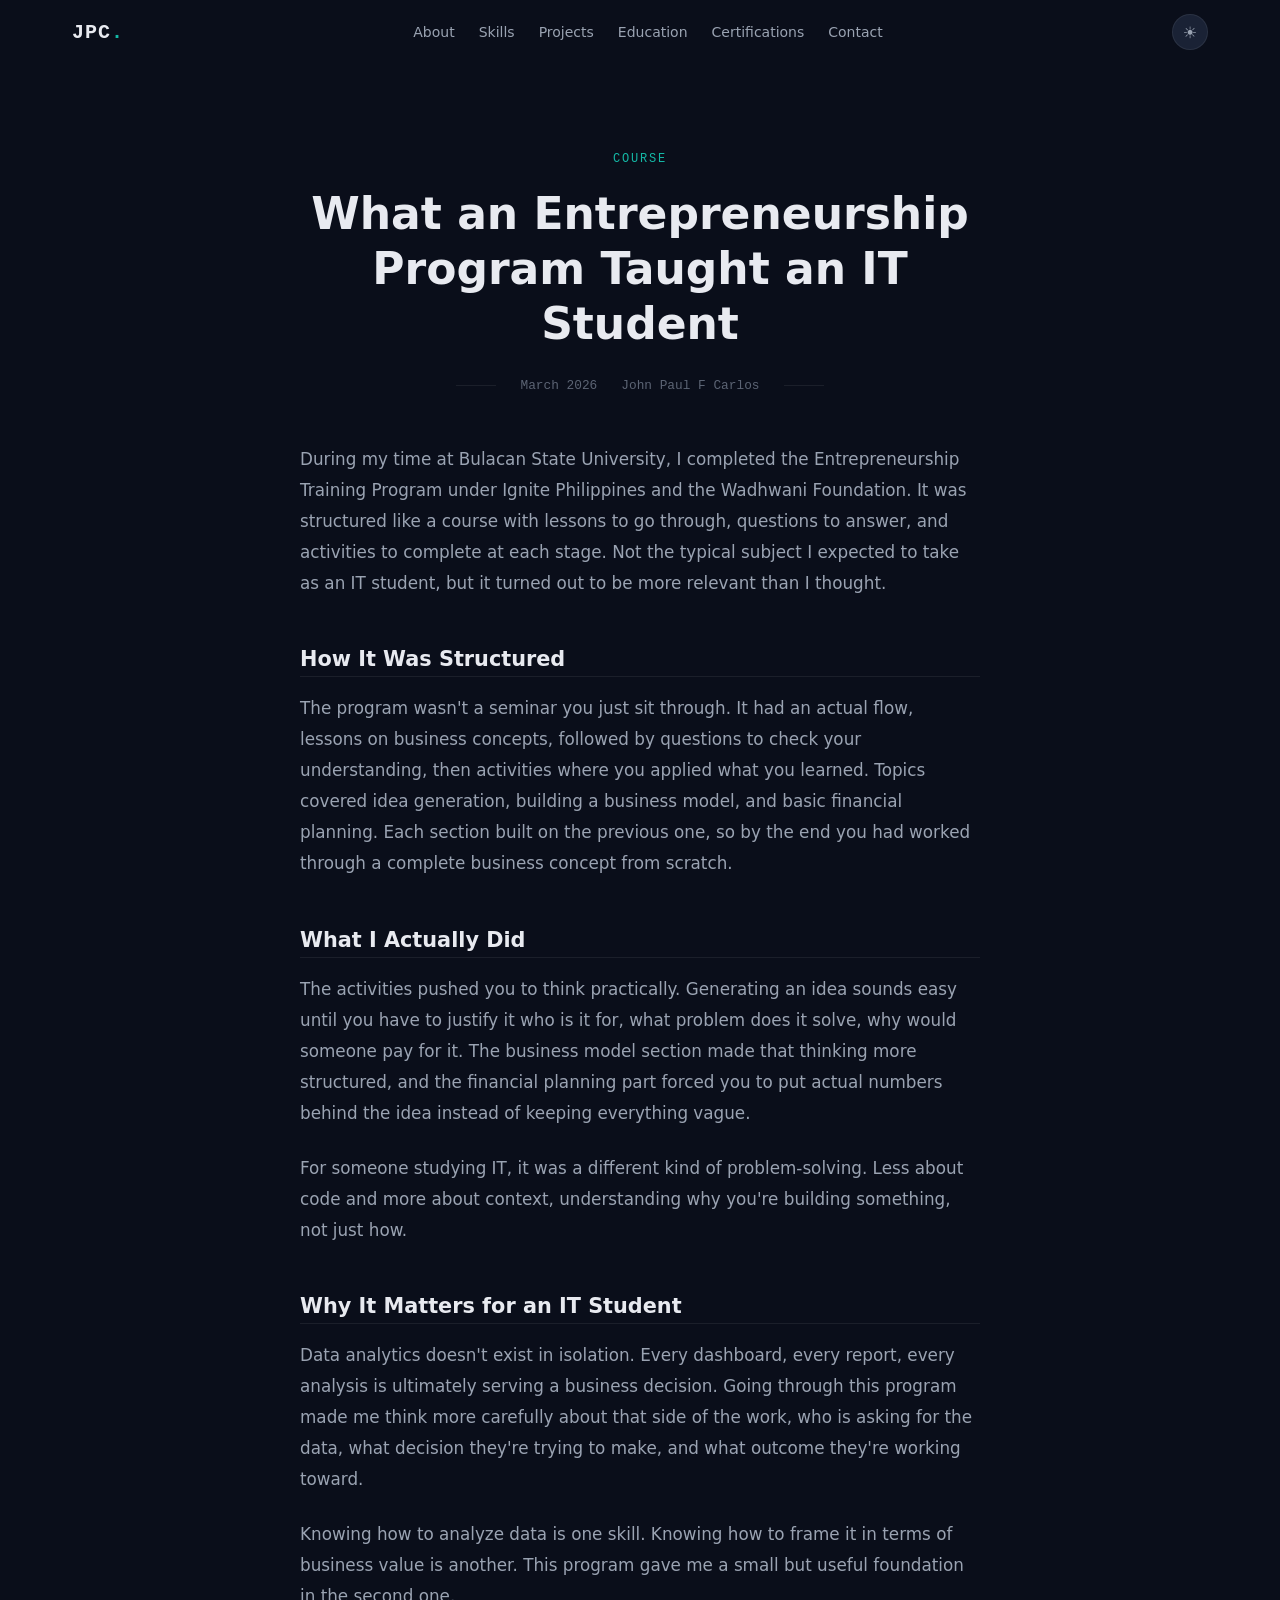
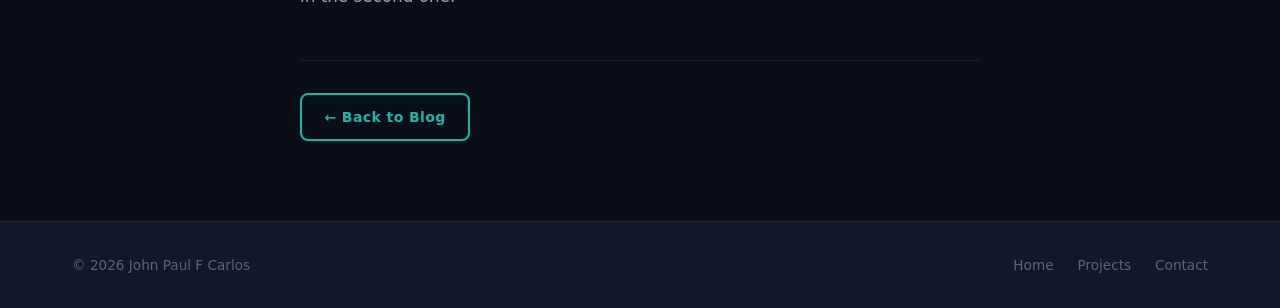
<file: blog/post-3.html>
<!DOCTYPE html>
<html lang="en" data-theme="dark">
<head>
  <meta charset="UTF-8" />
  <meta name="viewport" content="width=device-width, initial-scale=1.0" />

  <title>What a Cybersecurity Seminar Taught Me | John Paul F Carlos</title>
  <meta name="description" content="A short one-sentence summary of what this post is about." />

  <meta
    http-equiv="Content-Security-Policy"
    content="
      default-src 'self';
      script-src 'self';
      style-src 'self';
      img-src 'self' data:;
      font-src 'self';
      frame-ancestors 'none';
    "
  />

  <link rel="stylesheet" href="../assets/css/style.css" />
  <link rel="stylesheet" href="../assets/css/post.css" />
</head>
<body>

  <nav class="navbar" id="navbar" role="navigation" aria-label="Main navigation">
    <div class="nav-container">
      <a class="nav-logo" href="../index.html">JPC<span class="accent">.</span></a>
      <ul class="nav-links" id="nav-links" role="list">
        
        <li><a href="../index.html#about">About</a></li>
        <li><a href="../index.html#skills">Skills</a></li>
        <li><a href="../index.html#projects">Projects</a></li>
        <li><a href="../index.html#education">Education</a></li>
        <li><a href="../index.html#certifications">Certifications</a></li>
        <li><a href="../index.html#contact">Contact</a></li>

      </ul>
      <div class="nav-controls">
        <button class="theme-toggle" id="theme-toggle" aria-label="Toggle dark and light mode" aria-pressed="true">
          <span class="theme-icon" aria-hidden="true">☀</span>
        </button>
        <button class="hamburger" id="hamburger" aria-label="Open navigation menu" aria-expanded="false" aria-controls="nav-links">
          <span></span><span></span><span></span>
        </button>
      </div>
    </div>
  </nav>

  <main>
    <article class="post-container" aria-labelledby="post-title">
      <div class="container">

        <header class="post-header">
          <span class="section-label">Course</span>

          <h1 id="post-title" class="post-title">What an Entrepreneurship Program Taught an IT Student</h1>

          <div class="post-meta">
            <span class="post-date">March 2026</span>
            <span class="post-author">John Paul F Carlos</span>
          </div>
        </header>

        <div class="post-body">

      <p>
        During my time at Bulacan State University, I completed the Entrepreneurship Training Program under Ignite Philippines and the Wadhwani Foundation. It was structured like a course with lessons to go through, questions to answer, and activities to complete at each stage. Not the typical subject I expected to take as an IT student, but it turned out to be more relevant than I thought.
      </p>

      <h2>How It Was Structured</h2>

      <p>
        The program wasn't a seminar you just sit through. It had an actual flow, lessons on business concepts, followed by questions to check your understanding, then activities where you applied what you learned. Topics covered idea generation, building a business model, and basic financial planning. Each section built on the previous one, so by the end you had worked through a complete business concept from scratch.
      </p>

      <h2>What I Actually Did</h2>

      <p>
        The activities pushed you to think practically. Generating an idea sounds easy until you have to justify it who is it for, what problem does it solve, why would someone pay for it. The business model section made that thinking more structured, and the financial planning part forced you to put actual numbers behind the idea instead of keeping everything vague.
      </p>

      <p>
        For someone studying IT, it was a different kind of problem-solving. Less about code and more about context, understanding why you're building something, not just how.
      </p>

      <h2>Why It Matters for an IT Student</h2>

      <p>
        Data analytics doesn't exist in isolation. Every dashboard, every report, every analysis is ultimately serving a business decision. Going through this program made me think more carefully about that side of the work, who is asking for the data, what decision they're trying to make, and what outcome they're working toward.
      </p>

      <p>
        Knowing how to analyze data is one skill. Knowing how to frame it in terms of business value is another. This program gave me a small but useful foundation in the second one.
      </p>

        </div>

        <div class="post-footer">
          <a href="index.html" class="btn btn-outline">← Back to Blog</a>
        </div>

      </div>
    </article>
  </main>

  <footer class="footer" role="contentinfo">
    <div class="container">
      <div class="footer-content">
        <p class="footer-copy">&copy; <span id="footer-year"></span> John Paul F Carlos</p>
        <nav class="footer-nav" aria-label="Footer navigation">
          <a href="../index.html">Home</a>
          <a href="../index.html#projects">Projects</a>
          <a href="../index.html#contact">Contact</a>
        </nav>
      </div>
    </div>
  </footer>

  <script src="../assets/js/main.js"></script>
</body>
</html>
</file>
<file: assets/css/style.css>
/* ============================================================
   PORTFOLIO — STYLE.CSS
   Written from scratch. No CSS framework.
   Structure:
   1. CSS Custom Properties (variables for both themes)
   2. Reset / Base
   3. Utilities
   4. Layout helpers
   5. Navigation
   6. Hero
   7. Sections (About, Skills, Projects, Education, Certs, Blog, Contact)
   8. Footer
   9. Animations / Reveal
   10. Media queries
============================================================ */


/* ============================================================
   1. CSS CUSTOM PROPERTIES
   Colors, fonts, spacing, transitions — all in one place.
   Change a value here and it updates everywhere.
============================================================ */
:root {
  /* Color palette — dark theme (default) */
  --bg-primary:       #0a0e1a;
  --bg-secondary:     #111827;
  --bg-card:          #1a2235;
  --bg-card-hover:    #1f2a40;

  --text-primary:     #e8eaf0;
  --text-secondary:   #9aa3b2;
  --text-muted:       #5c6474;

  --accent:           #14b8a6;   /* teal */
  --accent-dim:       #0d9488;
  --accent-glow:      rgba(20, 184, 166, 0.15);

  --border:           rgba(255, 255, 255, 0.07);
  --border-hover:     rgba(20, 184, 166, 0.4);

  --navy:             #1e3a5f;

  /* Typography */
  --font-sans:        'Segoe UI', system-ui, -apple-system, sans-serif;
  --font-mono:        'Cascadia Code', 'Fira Code', 'Consolas', monospace;

  /* Spacing scale */
  --space-xs:   0.25rem;
  --space-sm:   0.5rem;
  --space-md:   1rem;
  --space-lg:   1.5rem;
  --space-xl:   2rem;
  --space-2xl:  3rem;
  --space-3xl:  5rem;

  /* Layout */
  --max-width:  1200px;
  --nav-height: 64px;

  /* Shadows */
  --shadow-sm:  0 1px 3px rgba(0,0,0,0.3);
  --shadow-md:  0 4px 16px rgba(0,0,0,0.4);
  --shadow-lg:  0 8px 32px rgba(0,0,0,0.5);
  --shadow-accent: 0 0 20px rgba(20, 184, 166, 0.2);

  /* Transitions */
  --transition-fast:   150ms ease;
  --transition-normal: 250ms ease;
  --transition-slow:   400ms ease;

  /* Border radius */
  --radius-sm:  4px;
  --radius-md:  8px;
  --radius-lg:  16px;
  --radius-xl:  24px;
}

/* Light theme overrides */
[data-theme="light"] {
  --bg-primary:     #f0f4f8;
  --bg-secondary:   #ffffff;
  --bg-card:        #ffffff;
  --bg-card-hover:  #f8fafc;

  --text-primary:   #1a202c;
  --text-secondary: #4a5568;
  --text-muted:     #718096;

  --accent:         #0d9488;
  --accent-dim:     #0f766e;
  --accent-glow:    rgba(13, 148, 136, 0.1);

  --border:         rgba(0, 0, 0, 0.08);
  --border-hover:   rgba(13, 148, 136, 0.4);

  --shadow-sm:  0 1px 3px rgba(0,0,0,0.1);
  --shadow-md:  0 4px 16px rgba(0,0,0,0.1);
  --shadow-lg:  0 8px 32px rgba(0,0,0,0.12);
}


/* ============================================================
   2. RESET / BASE
============================================================ */
*, *::before, *::after {
  box-sizing: border-box;
  margin: 0;
  padding: 0;
}

html {
  scroll-behavior: smooth;
  scroll-padding-top: var(--nav-height);
  font-size: 16px;
}

body {
  font-family: var(--font-sans);
  background-color: var(--bg-primary);
  color: var(--text-primary);
  line-height: 1.65;
  transition: background-color var(--transition-slow), color var(--transition-slow);
  overflow-x: hidden;
}

a {
  color: var(--accent);
  text-decoration: none;
  transition: color var(--transition-fast), opacity var(--transition-fast);
}

a:hover { opacity: 0.85; }

a:focus-visible {
  outline: 2px solid var(--accent);
  outline-offset: 3px;
  border-radius: var(--radius-sm);
}

img {
  max-width: 100%;
  display: block;
}

ul { list-style: none; }

button {
  cursor: pointer;
  font-family: var(--font-sans);
  border: none;
  background: none;
}

button:focus-visible {
  outline: 2px solid var(--accent);
  outline-offset: 3px;
  border-radius: var(--radius-sm);
}

h1, h2, h3, h4 {
  line-height: 1.2;
  font-weight: 700;
}


/* ============================================================
   3. UTILITIES
============================================================ */
.accent { color: var(--accent); }

.visually-hidden {
  position: absolute;
  width: 1px;
  height: 1px;
  padding: 0;
  margin: -1px;
  overflow: hidden;
  clip: rect(0,0,0,0);
  white-space: nowrap;
  border: 0;
}


/* ============================================================
   4. LAYOUT HELPERS
============================================================ */
.container {
  width: 100%;
  max-width: var(--max-width);
  margin: 0 auto;
  padding: 0 var(--space-xl);
}

.section {
  padding: var(--space-3xl) 0;
}

.section-header {
  text-align: center;
  margin-bottom: var(--space-2xl);
}

.section-label {
  display: inline-block;
  font-family: var(--font-mono);
  font-size: 0.75rem;
  letter-spacing: 0.15em;
  text-transform: uppercase;
  color: var(--accent);
  margin-bottom: var(--space-sm);
}

.section-header h2 {
  font-size: clamp(1.75rem, 4vw, 2.5rem);
  color: var(--text-primary);
}

.section-subtitle {
  margin-top: var(--space-sm);
  color: var(--text-secondary);
  font-size: 1rem;
}


/* ============================================================
   5. NAVIGATION
============================================================ */
.navbar {
  position: fixed;
  top: 0;
  left: 0;
  right: 0;
  height: var(--nav-height);
  z-index: 1000;
  background: transparent;
  transition: background-color var(--transition-normal), box-shadow var(--transition-normal);
}

.navbar.scrolled {
  background: var(--bg-secondary);
  box-shadow: var(--shadow-sm);
  border-bottom: 1px solid var(--border);
}

.nav-container {
  max-width: var(--max-width);
  margin: 0 auto;
  padding: 0 var(--space-xl);
  height: 100%;
  display: flex;
  align-items: center;
  justify-content: space-between;
  gap: var(--space-xl);
}

.nav-logo {
  font-family: var(--font-mono);
  font-size: 1.25rem;
  font-weight: 700;
  color: var(--text-primary);
  letter-spacing: 0.05em;
  flex-shrink: 0;
}

.nav-links {
  display: flex;
  align-items: center;
  gap: var(--space-sm);
}

.nav-links a {
  font-size: 0.875rem;
  color: var(--text-secondary);
  padding: var(--space-xs) var(--space-sm);
  border-radius: var(--radius-sm);
  transition: color var(--transition-fast), background-color var(--transition-fast);
}

.nav-links a:hover,
.nav-links a[aria-current="page"] {
  color: var(--accent);
  background: var(--accent-glow);
}

.nav-controls {
  display: flex;
  align-items: center;
  gap: var(--space-sm);
}

.theme-toggle {
  width: 36px;
  height: 36px;
  border-radius: 50%;
  display: flex;
  align-items: center;
  justify-content: center;
  font-size: 1rem;
  color: var(--text-secondary);
  background: var(--bg-card);
  border: 1px solid var(--border);
  transition: color var(--transition-fast), background-color var(--transition-fast), border-color var(--transition-fast);
}

.theme-toggle:hover {
  color: var(--accent);
  border-color: var(--accent);
}

/* Hamburger (mobile) */
.hamburger {
  display: none;
  flex-direction: column;
  gap: 5px;
  width: 36px;
  height: 36px;
  align-items: center;
  justify-content: center;
  border-radius: var(--radius-sm);
  color: var(--text-secondary);
}

.hamburger span {
  display: block;
  width: 20px;
  height: 2px;
  background: currentColor;
  border-radius: 2px;
  transition: transform var(--transition-normal), opacity var(--transition-normal);
}

.hamburger[aria-expanded="true"] span:nth-child(1) {
  transform: translateY(7px) rotate(45deg);
}
.hamburger[aria-expanded="true"] span:nth-child(2) {
  opacity: 0;
}
.hamburger[aria-expanded="true"] span:nth-child(3) {
  transform: translateY(-7px) rotate(-45deg);
}


/* ============================================================
   6. HERO
============================================================ */
.hero {
  position: relative;
  min-height: 100vh;
  display: flex;
  align-items: center;
  justify-content: center;
  overflow: hidden;
  padding: calc(var(--nav-height) + var(--space-xl)) var(--space-xl) var(--space-3xl);
}

/* Graph-paper grid background — data-themed aesthetic */
.hero-bg-grid {
  position: absolute;
  inset: 0;
  background-image:
    linear-gradient(var(--border) 1px, transparent 1px),
    linear-gradient(90deg, var(--border) 1px, transparent 1px);
  background-size: 40px 40px;
  mask-image: radial-gradient(ellipse 80% 80% at 50% 50%, black 40%, transparent 100%);
  -webkit-mask-image: radial-gradient(ellipse 80% 80% at 50% 50%, black 40%, transparent 100%);
  pointer-events: none;
}

.hero-content {
  position: relative;
  text-align: center;
  max-width: 800px;
  animation: heroFadeIn 0.8s ease both;
}

.hero-greeting {
  font-family: var(--font-mono);
  font-size: 0.9rem;
  color: var(--accent);
  letter-spacing: 0.1em;
  margin-bottom: var(--space-sm);
}

.hero-name {
  font-size: clamp(2.5rem, 7vw, 5rem);
  color: var(--text-primary);
  margin-bottom: var(--space-md);
  letter-spacing: -0.02em;
}

.hero-tagline {
  font-family: var(--font-mono);
  font-size: clamp(0.9rem, 2vw, 1.1rem);
  color: var(--text-secondary);
  margin-bottom: var(--space-lg);
  letter-spacing: 0.05em;
}

.hero-bio {
  font-size: 1.05rem;
  color: var(--text-secondary);
  max-width: 560px;
  margin: 0 auto var(--space-xl);
  line-height: 1.75;
}

/* Animated stat strip */
.hero-stats {
  display: flex;
  align-items: center;
  justify-content: center;
  gap: var(--space-xl);
  margin-bottom: var(--space-xl);
  padding: var(--space-lg) var(--space-xl);
  background: var(--bg-card);
  border: 1px solid var(--border);
  border-radius: var(--radius-lg);
  max-width: 480px;
  margin-left: auto;
  margin-right: auto;
}

.stat-item {
  display: flex;
  flex-direction: column;
  align-items: center;
  gap: var(--space-xs);
}

.stat-num {
  font-family: var(--font-mono);
  font-size: 2rem;
  font-weight: 700;
  color: var(--accent);
  line-height: 1;
}

.stat-label {
  font-size: 0.75rem;
  color: var(--text-muted);
  letter-spacing: 0.05em;
}

.stat-divider {
  width: 1px;
  height: 40px;
  background: var(--border);
}

.hero-cta {
  display: flex;
  gap: var(--space-md);
  justify-content: center;
  flex-wrap: wrap;
}

/* Scroll indicator */
.scroll-indicator {
  position: absolute;
  bottom: var(--space-xl);
  left: 50%;
  transform: translateX(-50%);
  display: flex;
  flex-direction: column;
  align-items: center;
  color: var(--text-muted);
}

.scroll-indicator span {
  display: block;
  width: 20px;
  height: 32px;
  border: 2px solid currentColor;
  border-radius: 10px;
  position: relative;
}

.scroll-indicator span::after {
  content: '';
  position: absolute;
  top: 5px;
  left: 50%;
  transform: translateX(-50%);
  width: 4px;
  height: 6px;
  background: currentColor;
  border-radius: 2px;
  animation: scrollBounce 1.5s ease-in-out infinite;
}


/* ============================================================
   BUTTONS — shared styles
============================================================ */
.btn {
  display: inline-flex;
  align-items: center;
  justify-content: center;
  gap: var(--space-xs);
  padding: 0.65rem 1.4rem;
  border-radius: var(--radius-md);
  font-size: 0.875rem;
  font-weight: 600;
  letter-spacing: 0.03em;
  transition: all var(--transition-normal);
  text-decoration: none;
  border: 2px solid transparent;
  cursor: pointer;
  white-space: nowrap;
}

.btn-primary {
  background: var(--accent);
  color: #fff;
  border-color: var(--accent);
}

.btn-primary:hover {
  background: var(--accent-dim);
  border-color: var(--accent-dim);
  opacity: 1;
  box-shadow: var(--shadow-accent);
  transform: translateY(-1px);
}

.btn-secondary {
  background: transparent;
  color: var(--text-primary);
  border-color: var(--border-hover);
}

.btn-secondary:hover {
  background: var(--accent-glow);
  border-color: var(--accent);
  color: var(--accent);
  opacity: 1;
}

.btn-outline {
  background: transparent;
  color: var(--accent);
  border-color: var(--accent);
}

.btn-outline:hover {
  background: var(--accent);
  color: #fff;
  opacity: 1;
}

.btn-sm {
  padding: 0.4rem 0.9rem;
  font-size: 0.8rem;
}

.btn-full { width: 100%; }


/* ============================================================
   7a. ABOUT
============================================================ */
.about-section { background: var(--bg-secondary); }

.about-grid {
  display: grid;
  grid-template-columns: 280px 1fr;
  gap: var(--space-2xl);
  align-items: start;
}

.image-placeholder {
  aspect-ratio: 1;
  background: var(--bg-card);
  border: 2px dashed var(--border);
  border-radius: var(--radius-lg);
  display: flex;
  flex-direction: column;
  align-items: center;
  justify-content: center;
  gap: var(--space-sm);
  color: var(--text-muted);
  font-size: 0.85rem;
  text-align: center;
  padding: var(--space-lg);
}

.image-placeholder span { font-size: 2.5rem; }

.about-text p {
  color: var(--text-secondary);
  margin-bottom: var(--space-md);
  line-height: 1.8;
}

.about-details {
  margin-top: var(--space-xl);
  display: grid;
  gap: var(--space-sm);
  border-top: 1px solid var(--border);
  padding-top: var(--space-xl);
}

.detail-item {
  display: flex;
  gap: var(--space-md);
  align-items: baseline;
}

.detail-label {
  font-family: var(--font-mono);
  font-size: 0.75rem;
  color: var(--accent);
  letter-spacing: 0.08em;
  min-width: 100px;
  flex-shrink: 0;
}

.detail-value {
  font-size: 0.9rem;
  color: var(--text-secondary);
}


/* ============================================================
   7b. SKILLS
============================================================ */
.skills-grid {
  display: grid;
  grid-template-columns: repeat(auto-fit, minmax(280px, 1fr));
  gap: var(--space-xl);
}

.skill-category {
  background: var(--bg-card);
  border: 1px solid var(--border);
  border-radius: var(--radius-lg);
  padding: var(--space-xl);
  transition: border-color var(--transition-normal), box-shadow var(--transition-normal);
}

.skill-category:hover {
  border-color: var(--border-hover);
  box-shadow: var(--shadow-md);
}

.skill-category-title {
  font-size: 1rem;
  color: var(--text-primary);
  margin-bottom: var(--space-lg);
  display: flex;
  align-items: center;
  gap: var(--space-sm);
}

.skill-icon { font-size: 1.1rem; }

.skill-list { display: flex; flex-direction: column; gap: var(--space-md); }

.skill-item { display: flex; flex-direction: column; gap: var(--space-xs); }

.skill-name {
  font-size: 0.875rem;
  color: var(--text-secondary);
}

.skill-bar {
  height: 6px;
  background: var(--border);
  border-radius: 3px;
  overflow: hidden;
}

.skill-fill {
  height: 100%;
  background: linear-gradient(90deg, var(--accent), var(--accent-dim));
  border-radius: 3px;
  width: 0%;
  transition: width 1s cubic-bezier(0.4, 0, 0.2, 1);
}


/* ============================================================
   7c. PROJECTS
============================================================ */
.projects-section { background: var(--bg-secondary); }

.project-filters {
  display: flex;
  gap: var(--space-sm);
  flex-wrap: wrap;
  justify-content: center;
  margin-bottom: var(--space-2xl);
}

.filter-btn {
  padding: 0.4rem 1rem;
  border-radius: 999px;
  font-size: 0.8rem;
  font-weight: 500;
  color: var(--text-secondary);
  background: var(--bg-card);
  border: 1px solid var(--border);
  transition: all var(--transition-fast);
}

.filter-btn:hover,
.filter-btn.active {
  color: var(--accent);
  background: var(--accent-glow);
  border-color: var(--accent);
}

.projects-grid {
  display: grid;
  grid-template-columns: repeat(auto-fill, minmax(300px, 1fr));
  gap: var(--space-xl);
}

.project-card {
  background: var(--bg-card);
  border: 1px solid var(--border);
  border-radius: var(--radius-lg);
  display: flex;
  flex-direction: column;
  transition: transform var(--transition-normal), border-color var(--transition-normal), box-shadow var(--transition-normal);
  overflow: hidden;
}

.project-card:hover {
  transform: translateY(-4px);
  border-color: var(--border-hover);
  box-shadow: var(--shadow-lg);
}

.project-card.hidden { display: none; }

.project-card-header {
  padding: var(--space-lg) var(--space-lg) 0;
  display: flex;
  align-items: center;
  justify-content: space-between;
}

.project-icon { font-size: 1.75rem; }

.project-category-badge {
  font-family: var(--font-mono);
  font-size: 0.7rem;
  letter-spacing: 0.08em;
  color: var(--accent);
  background: var(--accent-glow);
  padding: 0.2rem 0.6rem;
  border-radius: 999px;
  border: 1px solid var(--accent);
  opacity: 0.8;
}

.project-card-body {
  padding: var(--space-md) var(--space-lg);
  flex: 1;
}

.project-title {
  font-size: 1rem;
  color: var(--text-primary);
  margin-bottom: var(--space-sm);
}

.project-description {
  font-size: 0.875rem;
  color: var(--text-secondary);
  line-height: 1.65;
  margin-bottom: var(--space-md);
}

.project-tags {
  display: flex;
  flex-wrap: wrap;
  gap: var(--space-xs);
}

.tag {
  font-family: var(--font-mono);
  font-size: 0.7rem;
  color: var(--text-muted);
  background: var(--bg-secondary);
  padding: 0.15rem 0.5rem;
  border-radius: var(--radius-sm);
  border: 1px solid var(--border);
}

.project-card-footer {
  padding: var(--space-md) var(--space-lg) var(--space-lg);
  display: flex;
  gap: var(--space-sm);
  border-top: 1px solid var(--border);
}


/* ============================================================
   7d. EDUCATION
============================================================ */
.education-timeline {
  max-width: 760px;
  margin: 0 auto;
  display: flex;
  flex-direction: column;
  gap: var(--space-xl);
}

.edu-card {
  display: flex;
  gap: var(--space-lg);
  background: var(--bg-card);
  border: 1px solid var(--border);
  border-radius: var(--radius-lg);
  padding: var(--space-xl);
  transition: border-color var(--transition-normal);
}

.edu-card:hover { border-color: var(--border-hover); }

.edu-icon {
  font-size: 2rem;
  flex-shrink: 0;
  margin-top: 2px;
}

.edu-content { flex: 1; }

.edu-header {
  display: flex;
  align-items: flex-start;
  justify-content: space-between;
  gap: var(--space-md);
  flex-wrap: wrap;
  margin-bottom: var(--space-xs);
}

.edu-degree {
  font-size: 1.05rem;
  color: var(--text-primary);
}

.edu-school {
  font-size: 0.9rem;
  color: var(--accent);
}

.edu-year {
  font-family: var(--font-mono);
  font-size: 0.8rem;
  color: var(--text-muted);
  display: block;
  margin-bottom: var(--space-lg);
}

.edu-details { margin-top: var(--space-md); }

.edu-details-label {
  font-size: 0.8rem;
  font-weight: 600;
  color: var(--text-secondary);
  letter-spacing: 0.05em;
  text-transform: uppercase;
  margin-top: var(--space-md);
  margin-bottom: var(--space-sm);
}

.coursework-list,
.achievement-list {
  display: flex;
  flex-wrap: wrap;
  gap: var(--space-xs) var(--space-md);
}

.coursework-list li,
.achievement-list li {
  font-size: 0.85rem;
  color: var(--text-secondary);
}

.coursework-list li::before {
  content: '→ ';
  color: var(--accent);
  font-family: var(--font-mono);
}

.achievement-list li::before {
  content: '★ ';
  color: var(--accent);
}


/* ============================================================
   7e. CERTIFICATIONS
============================================================ */
.certifications-section { background: var(--bg-secondary); }

.certs-grid {
  display: grid;
  grid-template-columns: repeat(auto-fill, minmax(220px, 1fr));
  gap: var(--space-lg);
}

.cert-card {
  background: var(--bg-card);
  border: 1px solid var(--border);
  border-radius: var(--radius-lg);
  padding: var(--space-lg);
  display: flex;
  gap: var(--space-md);
  align-items: flex-start;
  transition: border-color var(--transition-normal), box-shadow var(--transition-normal);
}

.cert-card:hover {
  border-color: var(--border-hover);
  box-shadow: var(--shadow-sm);
}

.cert-planned {
  opacity: 0.7;
  border-style: dashed;
}

.cert-status {
  width: 32px;
  height: 32px;
  border-radius: 50%;
  display: flex;
  align-items: center;
  justify-content: center;
  font-size: 0.85rem;
  font-weight: 700;
  flex-shrink: 0;
}

.cert-status.earned {
  background: rgba(20, 184, 166, 0.2);
  color: var(--accent);
  border: 1px solid var(--accent);
}

.cert-status.planned {
  background: var(--bg-secondary);
  color: var(--text-muted);
  border: 1px solid var(--border);
}

.cert-name {
  font-size: 0.9rem;
  color: var(--text-primary);
  margin-bottom: var(--space-xs);
}

.cert-issuer {
  display: block;
  font-size: 0.8rem;
  color: var(--text-muted);
  margin-bottom: var(--space-xs);
}

.cert-date {
  display: block;
  font-family: var(--font-mono);
  font-size: 0.75rem;
  color: var(--text-muted);
  margin-bottom: var(--space-sm);
}

.cert-link {
  font-size: 0.8rem;
  color: var(--accent);
}


/* ============================================================
   7f. BLOG
============================================================ */
.blog-grid {
  display: grid;
  grid-template-columns: repeat(auto-fill, minmax(280px, 1fr));
  gap: var(--space-xl);
}

.blog-card {
  background: var(--bg-card);
  border: 1px solid var(--border);
  border-radius: var(--radius-lg);
  padding: var(--space-xl);
  display: flex;
  flex-direction: column;
  gap: var(--space-sm);
  transition: border-color var(--transition-normal), transform var(--transition-normal);
}

.blog-card:hover {
  border-color: var(--border-hover);
  transform: translateY(-2px);
}

.blog-date {
  font-family: var(--font-mono);
  font-size: 0.75rem;
  color: var(--accent);
  letter-spacing: 0.05em;
}

.blog-title {
  font-size: 1rem;
  color: var(--text-primary);
  line-height: 1.4;
}

.blog-title a { color: var(--text-primary); }
.blog-title a:hover { color: var(--accent); opacity: 1; }

.blog-excerpt {
  font-size: 0.875rem;
  color: var(--text-secondary);
  line-height: 1.65;
  flex: 1;
}

.blog-read-more {
  font-size: 0.85rem;
  color: var(--accent);
  font-weight: 600;
  align-self: flex-start;
}

.blog-cta {
  text-align: center;
  margin-top: var(--space-2xl);
}


/* ============================================================
   7g. CONTACT
============================================================ */
.contact-section { background: var(--bg-secondary); }

.contact-grid {
  display: grid;
  grid-template-columns: 1fr 2fr;
  gap: var(--space-2xl);
  max-width: 900px;
  margin: 0 auto;
}

.contact-links-title {
  font-size: 0.85rem;
  color: var(--text-secondary);
  font-weight: 600;
  margin-bottom: var(--space-lg);
  letter-spacing: 0.05em;
  text-transform: uppercase;
}

.social-links {
  display: flex;
  flex-direction: column;
  gap: var(--space-md);
}

.social-link {
  display: flex;
  align-items: center;
  gap: var(--space-md);
  color: var(--text-secondary);
  font-size: 0.9rem;
  font-weight: 500;
  padding: var(--space-md);
  background: var(--bg-card);
  border: 1px solid var(--border);
  border-radius: var(--radius-md);
  transition: all var(--transition-normal);
}

.social-link:hover {
  color: var(--accent);
  border-color: var(--accent);
  background: var(--accent-glow);
  opacity: 1;
}

.social-icon {
  display: flex;
  align-items: center;
  justify-content: center;
  flex-shrink: 0;
  color: currentColor;
}

/* Form */
.contact-form-wrap {
  background: var(--bg-card);
  border: 1px solid var(--border);
  border-radius: var(--radius-lg);
  padding: var(--space-xl);
}

.form-group {
  display: flex;
  flex-direction: column;
  gap: var(--space-xs);
  margin-bottom: var(--space-lg);
}

label {
  font-size: 0.85rem;
  font-weight: 600;
  color: var(--text-secondary);
}

input[type="text"],
input[type="email"],
textarea {
  width: 100%;
  padding: 0.65rem 0.9rem;
  background: var(--bg-secondary);
  border: 1px solid var(--border);
  border-radius: var(--radius-md);
  color: var(--text-primary);
  font-family: var(--font-sans);
  font-size: 0.9rem;
  transition: border-color var(--transition-fast), box-shadow var(--transition-fast);
  resize: vertical;
}

input[type="text"]:focus,
input[type="email"]:focus,
textarea:focus {
  outline: none;
  border-color: var(--accent);
  box-shadow: 0 0 0 3px var(--accent-glow);
}

input::placeholder,
textarea::placeholder {
  color: var(--text-muted);
}

.form-error {
  font-size: 0.8rem;
  color: #f87171;
  min-height: 1rem;
}

.form-status {
  margin-top: var(--space-md);
  font-size: 0.875rem;
  text-align: center;
  min-height: 1.5rem;
}

.form-status.success { color: var(--accent); }
.form-status.error   { color: #f87171; }


/* ============================================================
   8. FOOTER
============================================================ */
.footer {
  background: var(--bg-secondary);
  border-top: 1px solid var(--border);
  padding: var(--space-xl) 0;
}

.footer-content {
  display: flex;
  align-items: center;
  justify-content: space-between;
  gap: var(--space-lg);
  flex-wrap: wrap;
}

.footer-copy {
  font-size: 0.85rem;
  color: var(--text-muted);
}

.footer-nav {
  display: flex;
  gap: var(--space-lg);
}

.footer-nav a {
  font-size: 0.85rem;
  color: var(--text-muted);
  transition: color var(--transition-fast);
}

.footer-nav a:hover { color: var(--accent); }


/* ============================================================
   9. ANIMATIONS
============================================================ */

/* Hero entrance */
@keyframes heroFadeIn {
  from { opacity: 0; transform: translateY(20px); }
  to   { opacity: 1; transform: translateY(0); }
}

/* Scroll-reveal base state */
.reveal {
  opacity: 0;
  transform: translateY(24px);
  transition: opacity 0.6s ease, transform 0.6s ease;
}

/* Applied by JavaScript when element enters viewport */
.reveal.visible {
  opacity: 1;
  transform: translateY(0);
}

/* Stagger children inside a grid so they animate in sequence */
.projects-grid .reveal:nth-child(2) { transition-delay: 0.08s; }
.projects-grid .reveal:nth-child(3) { transition-delay: 0.16s; }
.projects-grid .reveal:nth-child(4) { transition-delay: 0.24s; }
.skills-grid .reveal:nth-child(2)   { transition-delay: 0.1s; }
.skills-grid .reveal:nth-child(3)   { transition-delay: 0.2s; }
.certs-grid .reveal:nth-child(2)    { transition-delay: 0.08s; }
.certs-grid .reveal:nth-child(3)    { transition-delay: 0.16s; }
.certs-grid .reveal:nth-child(4)    { transition-delay: 0.24s; }
.blog-grid .reveal:nth-child(2)     { transition-delay: 0.1s; }
.blog-grid .reveal:nth-child(3)     { transition-delay: 0.2s; }

/* Scroll bounce on hero indicator */
@keyframes scrollBounce {
  0%, 100% { transform: translateX(-50%) translateY(0); }
  50%       { transform: translateX(-50%) translateY(6px); }
}


/* ============================================================
   10. MEDIA QUERIES
============================================================ */

/* Tablet — below 900px */
@media (max-width: 900px) {
  .about-grid {
    grid-template-columns: 1fr;
  }

  .image-placeholder {
    max-width: 240px;
    margin: 0 auto;
  }

  .contact-grid {
    grid-template-columns: 1fr;
  }
}

/* Mobile — below 700px */
@media (max-width: 700px) {

  :root {
    --space-3xl: 3.5rem;
  }

  .container {
    padding: 0 var(--space-lg);
  }

  /* Nav: show hamburger, hide link list by default */
  .hamburger {
    display: flex;
  }

  .nav-links {
    position: fixed;
    top: var(--nav-height);
    left: 0;
    right: 0;
    background: var(--bg-secondary);
    border-bottom: 1px solid var(--border);
    flex-direction: column;
    padding: var(--space-lg);
    gap: var(--space-sm);
    transform: translateY(-110%);
    transition: transform var(--transition-normal);
    z-index: 999;
  }

  .nav-links.open {
    transform: translateY(0);
  }

  .nav-links a {
    padding: var(--space-sm) var(--space-md);
    font-size: 0.95rem;
    width: 100%;
    display: block;
  }

  /* Hero stat strip stacks */
  .hero-stats {
    flex-direction: column;
    gap: var(--space-md);
    max-width: 240px;
  }

  .stat-divider {
    width: 40px;
    height: 1px;
  }

  /* Project grid goes single column */
  .projects-grid {
    grid-template-columns: 1fr;
  }

  /* Blog grid single column */
  .blog-grid {
    grid-template-columns: 1fr;
  }

  /* Certs grid single column */
  .certs-grid {
    grid-template-columns: 1fr;
  }

  /* Education card */
  .edu-card {
    flex-direction: column;
  }

  /* Footer stacks */
  .footer-content {
    flex-direction: column;
    text-align: center;
  }
}

/* Very small phones */
@media (max-width: 400px) {
  .hero-cta {
    flex-direction: column;
    align-items: center;
  }

  .btn { width: 100%; max-width: 260px; }
}
.profile-photo {
  width: 100%;
  border-radius: var(--radius-lg);
  object-fit: cover;
  aspect-ratio: 1;
  border: 2px solid var(--border);
}
</file>
<file: assets/css/post.css>
/* ============================================================
   POST.CSS — styles for individual blog post pages
   This works alongside style.css, not instead of it.
============================================================ */

.post-container {
  padding-top: calc(var(--nav-height) + var(--space-3xl));
  padding-bottom: var(--space-3xl);
}

.post-header {
  max-width: 720px;
  margin: 0 auto var(--space-2xl);
  text-align: center;
}

.post-title {
  font-size: clamp(1.75rem, 4vw, 2.75rem);
  color: var(--text-primary);
  margin-top: var(--space-sm);
  margin-bottom: var(--space-lg);
  line-height: 1.25;
}

.post-meta {
  display: flex;
  align-items: center;
  justify-content: center;
  gap: var(--space-lg);
  font-family: var(--font-mono);
  font-size: 0.8rem;
  color: var(--text-muted);
}

.post-meta::before {
  content: '';
  display: block;
  width: 40px;
  height: 1px;
  background: var(--border);
}

.post-meta::after {
  content: '';
  display: block;
  width: 40px;
  height: 1px;
  background: var(--border);
}

/* The actual post content */
.post-body {
  max-width: 680px;
  margin: 0 auto;
}

.post-body p {
  color: var(--text-secondary);
  font-size: 1.05rem;
  line-height: 1.85;
  margin-bottom: var(--space-lg);
}

.post-body h2 {
  font-size: 1.3rem;
  color: var(--text-primary);
  margin-top: var(--space-2xl);
  margin-bottom: var(--space-md);
  padding-bottom: var(--space-xs);
  border-bottom: 1px solid var(--border);
}

.post-body strong {
  color: var(--text-primary);
  font-weight: 600;
}

.post-body ul,
.post-body ol {
  margin-bottom: var(--space-lg);
  padding-left: var(--space-xl);
  color: var(--text-secondary);
  line-height: 1.85;
}

.post-body ul { list-style: disc; }
.post-body ol { list-style: decimal; }

.post-body li { margin-bottom: var(--space-xs); }

/* Back button area */
.post-footer {
  max-width: 680px;
  margin: var(--space-2xl) auto 0;
  padding-top: var(--space-xl);
  border-top: 1px solid var(--border);
}
</file>
